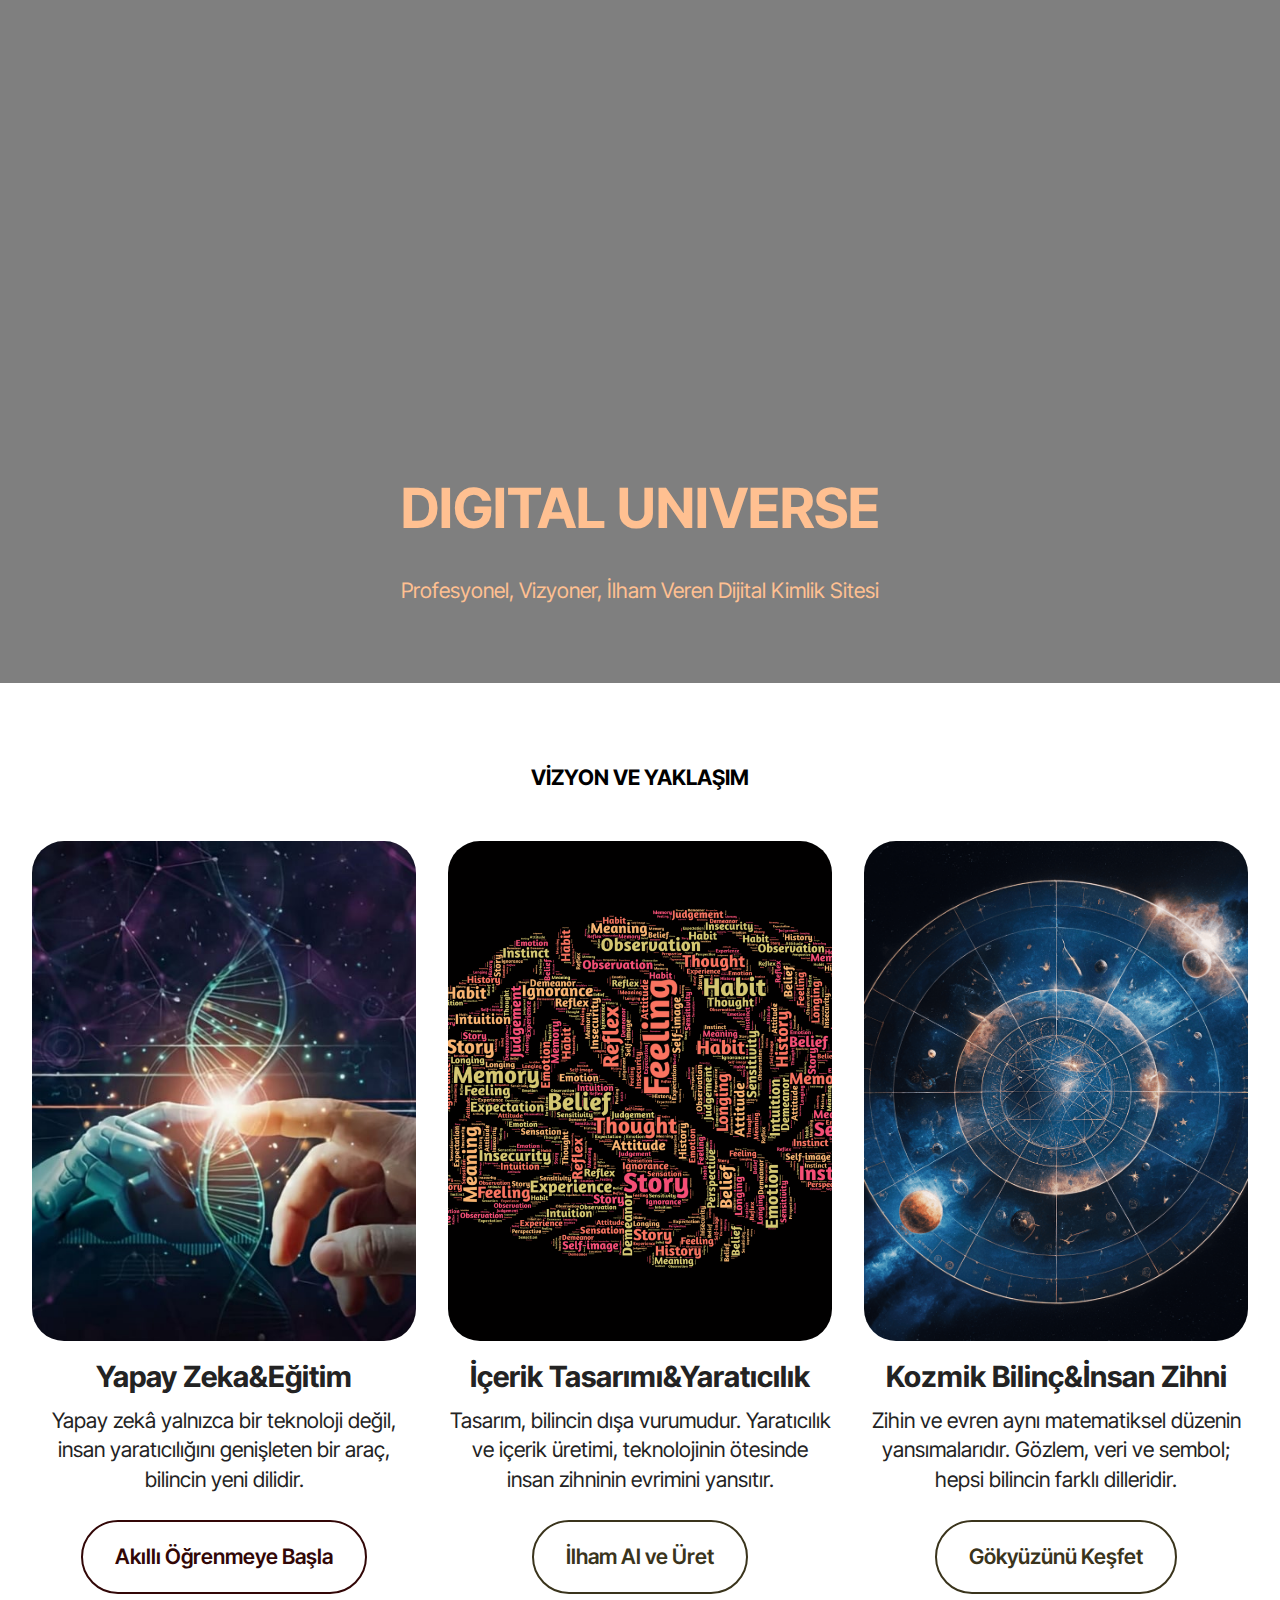
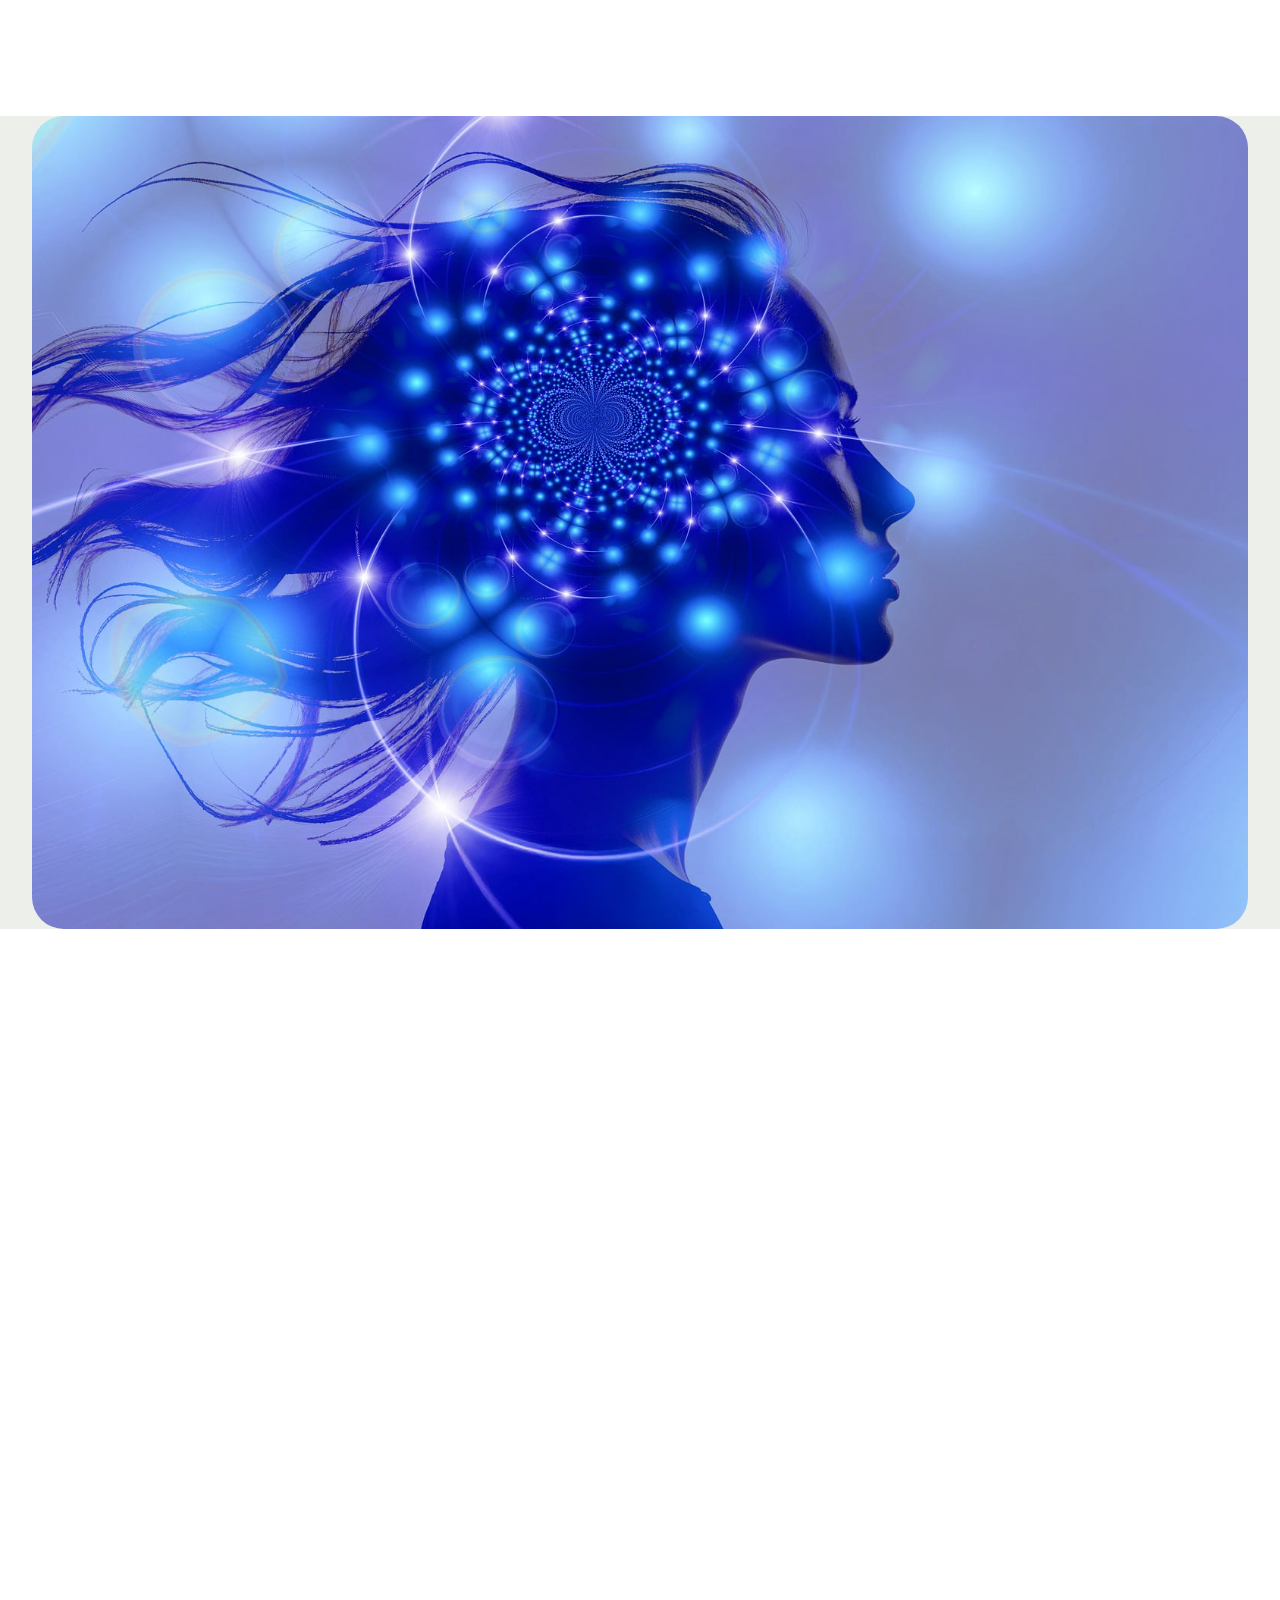
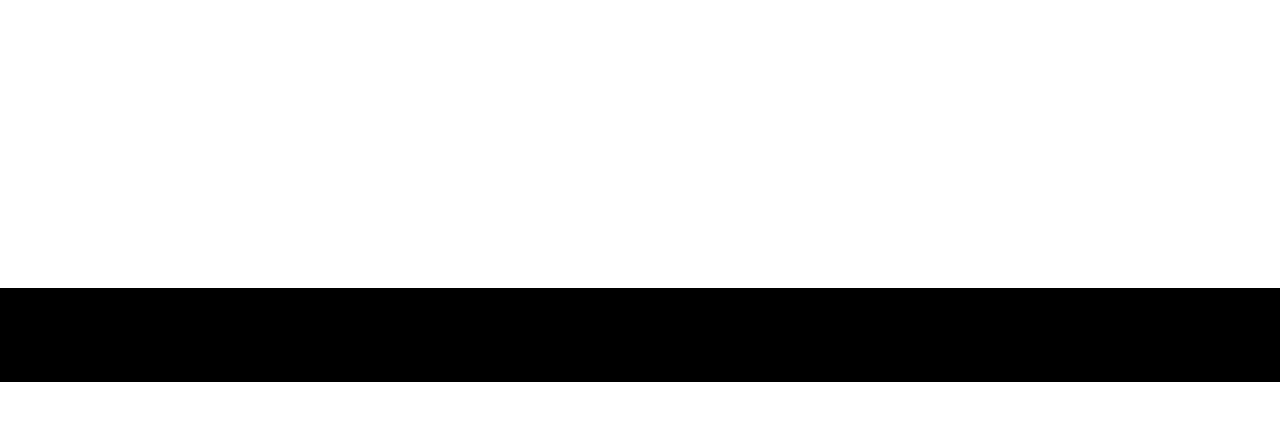
<file: index.html>
<!DOCTYPE html>
<html  >
<head>
  <!-- Site made with Mobirise Website Builder v6.1.4, https://mobirise.com -->
  <meta charset="UTF-8">
  <meta http-equiv="X-UA-Compatible" content="IE=edge">
  <meta name="generator" content="Mobirise v6.1.4, mobirise.com">
  <meta name="viewport" content="width=device-width, initial-scale=1, minimum-scale=1">
  <link rel="shortcut icon" href="assets/images/logo5.png" type="image/x-icon">
  <meta name="description" content="">
  
  
  
  <link rel="stylesheet" href="assets/bootstrap/css/bootstrap.min.css">
  <link rel="stylesheet" href="assets/animatecss/animate.css">
  <link rel="stylesheet" href="assets/theme/css/style.css">
  <link rel="preload" href="https://fonts.googleapis.com/css?family=Inter+Tight:100,200,300,400,500,600,700,800,900,100i,200i,300i,400i,500i,600i,700i,800i,900i&display=swap" as="style" onload="this.onload=null;this.rel='stylesheet'">
  <noscript><link rel="stylesheet" href="https://fonts.googleapis.com/css?family=Inter+Tight:100,200,300,400,500,600,700,800,900,100i,200i,300i,400i,500i,600i,700i,800i,900i&display=swap"></noscript>
  <link rel="preload" as="style" href="assets/mobirise/css/mbr-additional.css?v=niXHdY"><link rel="stylesheet" href="assets/mobirise/css/mbr-additional.css?v=niXHdY" type="text/css">

  
  
  
</head>
<body>
  
  <section data-bs-version="5.1" class="header18 cid-v0geFNMFNe" data-bg-video="https://www.youtube.com/watch?v=2Gg6Seob5Mg" id="header18-1v">
  

  <div class="mbr-overlay" style="opacity: 0.5; background-color: rgb(0, 0, 0);"></div>
  <div class="container-fluid">
    <div class="row">
      <div class="content-wrap col-12 col-md-12">
        <h1 class="mbr-section-title mbr-fonts-style mbr-white mb-4 display-2">
          <strong><br>DIGITAL UNIVERSE</strong></h1>
        
        <p class="mbr-fonts-style mbr-text mbr-white mb-4 display-7">Profesyonel, Vizyoner, İlham Veren Dijital Kimlik Sitesi<br><br></p>
        
      </div>
    </div>
  </div>
</section>

<section data-bs-version="5.1" class="features03 cid-v0goV1NoDK" id="features03-1x">
	
	
	<div class="container-fluid">
		<div class="row justify-content-center mb-5">
			<div class="col-12 content-head">
				<div class="mbr-section-head">
					<h4 class="mbr-section-title mbr-fonts-style align-center mb-0 display-4"><strong>VİZYON VE YAKLAŞIM</strong></h4>
					
				</div>
			</div>
		</div>
		<div class="row">
			<div class="item features-image col-12 col-md-6 col-lg-4 active">
				<div class="item-wrapper">
					<div class="item-img mb-3">
						<img src="assets/images/mbr-1139x638.jpg" alt="Mobirise Website Builder" title="">
					</div>
					<div class="item-content align-left">
						<h5 class="item-title mbr-fonts-style mt-0 mb-2 display-5"><strong>Yapay Zeka&amp;Eğitim</strong></h5>
						<p class="mbr-text mbr-fonts-style mb-3 display-7">Yapay zekâ yalnızca bir teknoloji değil, insan yaratıcılığını genişleten bir araç, bilincin yeni dilidir.</p>
						<div class="mbr-section-btn item-footer"><a href="page2.html" class="btn item-btn btn-info-outline display-7">Akıllı Öğrenmeye Başla</a></div>
					</div>
				</div>
			</div>
			<div class="item features-image col-12 col-md-6 col-lg-4">
				<div class="item-wrapper">
					<div class="item-img mb-3">
						<img src="assets/images/mbr-1139x879.png" alt="Mobirise Website Builder" title="" data-slide-to="1" data-bs-slide-to="1">
					</div>
					<div class="item-content align-left">
						<h5 class="item-title mbr-fonts-style mb-2 mt-0 display-5"><strong>İçerik Tasarımı&amp;Yaratıcılık</strong></h5>
						<p class="mbr-text mbr-fonts-style mb-3 display-7">Tasarım, bilincin dışa vurumudur. Yaratıcılık ve içerik üretimi, teknolojinin ötesinde insan zihninin evrimini yansıtır.<br>
						</p>
						<div class="mbr-section-btn item-footer"><a href="page3.html" class="btn item-btn btn-success-outline display-7">İlham Al ve Üret</a></div>
					</div>
				</div>
			</div>
			<div class="item features-image col-12 col-md-6 col-lg-4">
				<div class="item-wrapper">
					<div class="item-img mb-3">
						<img src="assets/images/mbr-1-1139x1139.png" alt="Mobirise Website Builder" title="" data-slide-to="2" data-bs-slide-to="2">
					</div>
					<div class="item-content align-left">
						<h5 class="item-title mbr-fonts-style mb-2 mt-0 display-5"><strong>Kozmik Bilinç&amp;İnsan Zihni</strong></h5>
						<p class="mbr-text mbr-fonts-style mb-3 display-7">Zihin ve evren aynı matematiksel düzenin yansımalarıdır. Gözlem, veri ve sembol; hepsi bilincin farklı dilleridir.<br>
						</p>
						<div class="mbr-section-btn item-footer"><a href="page4.html" class="btn item-btn btn-success-outline display-7">Gökyüzünü Keşfet</a></div>
					</div>
				</div>
			</div>
		</div>
	</div>
</section>

<section data-bs-version="5.1" class="image07 cid-v0kuKkbjNz" id="image07-26">
  

  
  
  <div class="container-fluid">
    <div class="row justify-content-center">
      <div class="card col-12 col-lg-12">
        <div class="card-wrapper wrap">
          <div class="card-box align-center">
           
            <p class="mbr-text mbr-fonts-style mt-4 mb-4 display-7">
              Her proje, içsel bir keşfin dijital yansımasıdır</p>
            
          </div>
        </div>
      </div>
    </div>

    
  </div>
</section>

<section data-bs-version="5.1" class="article11 cid-v0hD9itS7f" id="article11-24">
    

    
    
    <div class="container">
        <div class="row justify-content-center">
            <div class="title col-md-12 col-lg-7">
                
                <h4 class="mbr-section-subtitle align-center mbr-fonts-style mt-4 display-5">En yeni içeriklerimizi görmek ve makalelerimizi okumak için tıklayın</h4>
                <div class="mbr-section-btn align-center mt-4"><a class="btn btn-black display-4" href="B.html">BLOG</a></div>
            </div>
        </div>
    </div>
</section>

<section data-bs-version="5.1" class="people05 cid-v0rxYzRNmh" id="people05-2z">
	

	
	
	<div class="container-fluid">
		<div class="row mb-5 justify-content-center">
			<div class="col-12 mb-0 content-head">
				<h3 class="mbr-section-title mbr-fonts-style align-center mb-0 display-7"><strong>KAYNAKLAR</strong></h3>
				
			</div>
		</div>
		<div class="row">
			<div class="item features-without-image col-12 col-md-6 col-lg-4 active">
				<div class="item-wrapper">
					<div class="card-box align-left">
						<p class="card-text mbr-fonts-style display-7">
							I can't express how much I adore the unique clothing pieces from this small creative
							business. Each piece has its own character and charm. I feel like I'm wearing a work of art!
						</p>
						
						<h5 class="card-title mbr-fonts-style display-7"><strong>Acun Medya Akademi</strong></h5>
					</div>
				</div>
			</div>
			<div class="item features-without-image col-12 col-md-6 col-lg-4">
				<div class="item-wrapper">
					<div class="card-box align-left">
						<p class="card-text mbr-fonts-style display-7">
							I've never received so many compliments on my outfits before I started wearing these
							creations. The quality and attention to detail are truly impressive. Thank you for making me
							feel stylish!
						</p>
						
						<h5 class="card-title mbr-fonts-style display-7"><strong>Afgan Rasulov</strong></h5>
					</div>
				</div>
			</div>
			
			
			
			
		</div>
	</div>
</section>

<section data-bs-version="5.1" class="footer4 cid-v0kEcBHXJS" once="footers" id="footer04-27">

    

    

    <div class="container">
        <div class="media-container-row align-center mbr-white">
            <div class="col-12">
                <p class="mbr-text mb-0 mbr-fonts-style display-7">Site Tasarımı ve İçerik © Ada Nar | Digital Universe
                </p>
            </div>
        </div>
    </div>
</section><section class="display-7" style="padding: 0;align-items: center;justify-content: center;flex-wrap: wrap;    align-content: center;display: flex;position: relative;height: 4rem;"><a href="https://mobiri.se/4270419" style="flex: 1 1;height: 4rem;position: absolute;width: 100%;z-index: 1;"><img alt="" style="height: 4rem;" src="[data-uri]"></a><p style="margin: 0;text-align: center;" class="display-7">&#8204;</p><a style="z-index:1" href="https://mobirise.com/builder/no-code-website-builder.html">No Code Website Builder</a></section><script src="assets/bootstrap/js/bootstrap.bundle.min.js"></script>  <script src="assets/smoothscroll/smooth-scroll.js"></script>  <script src="assets/ytplayer/index.js"></script>  <script src="assets/vimeoplayer/player.js"></script>  <script src="assets/theme/js/script.js"></script>  
  
  
 <div id="scrollToTop" class="scrollToTop mbr-arrow-up"><a style="text-align: center;"><i class="mbr-arrow-up-icon mbr-arrow-up-icon-cm cm-icon cm-icon-smallarrow-up"></i></a></div>
    <input name="animation" type="hidden">
  </body>
</html>
</file>
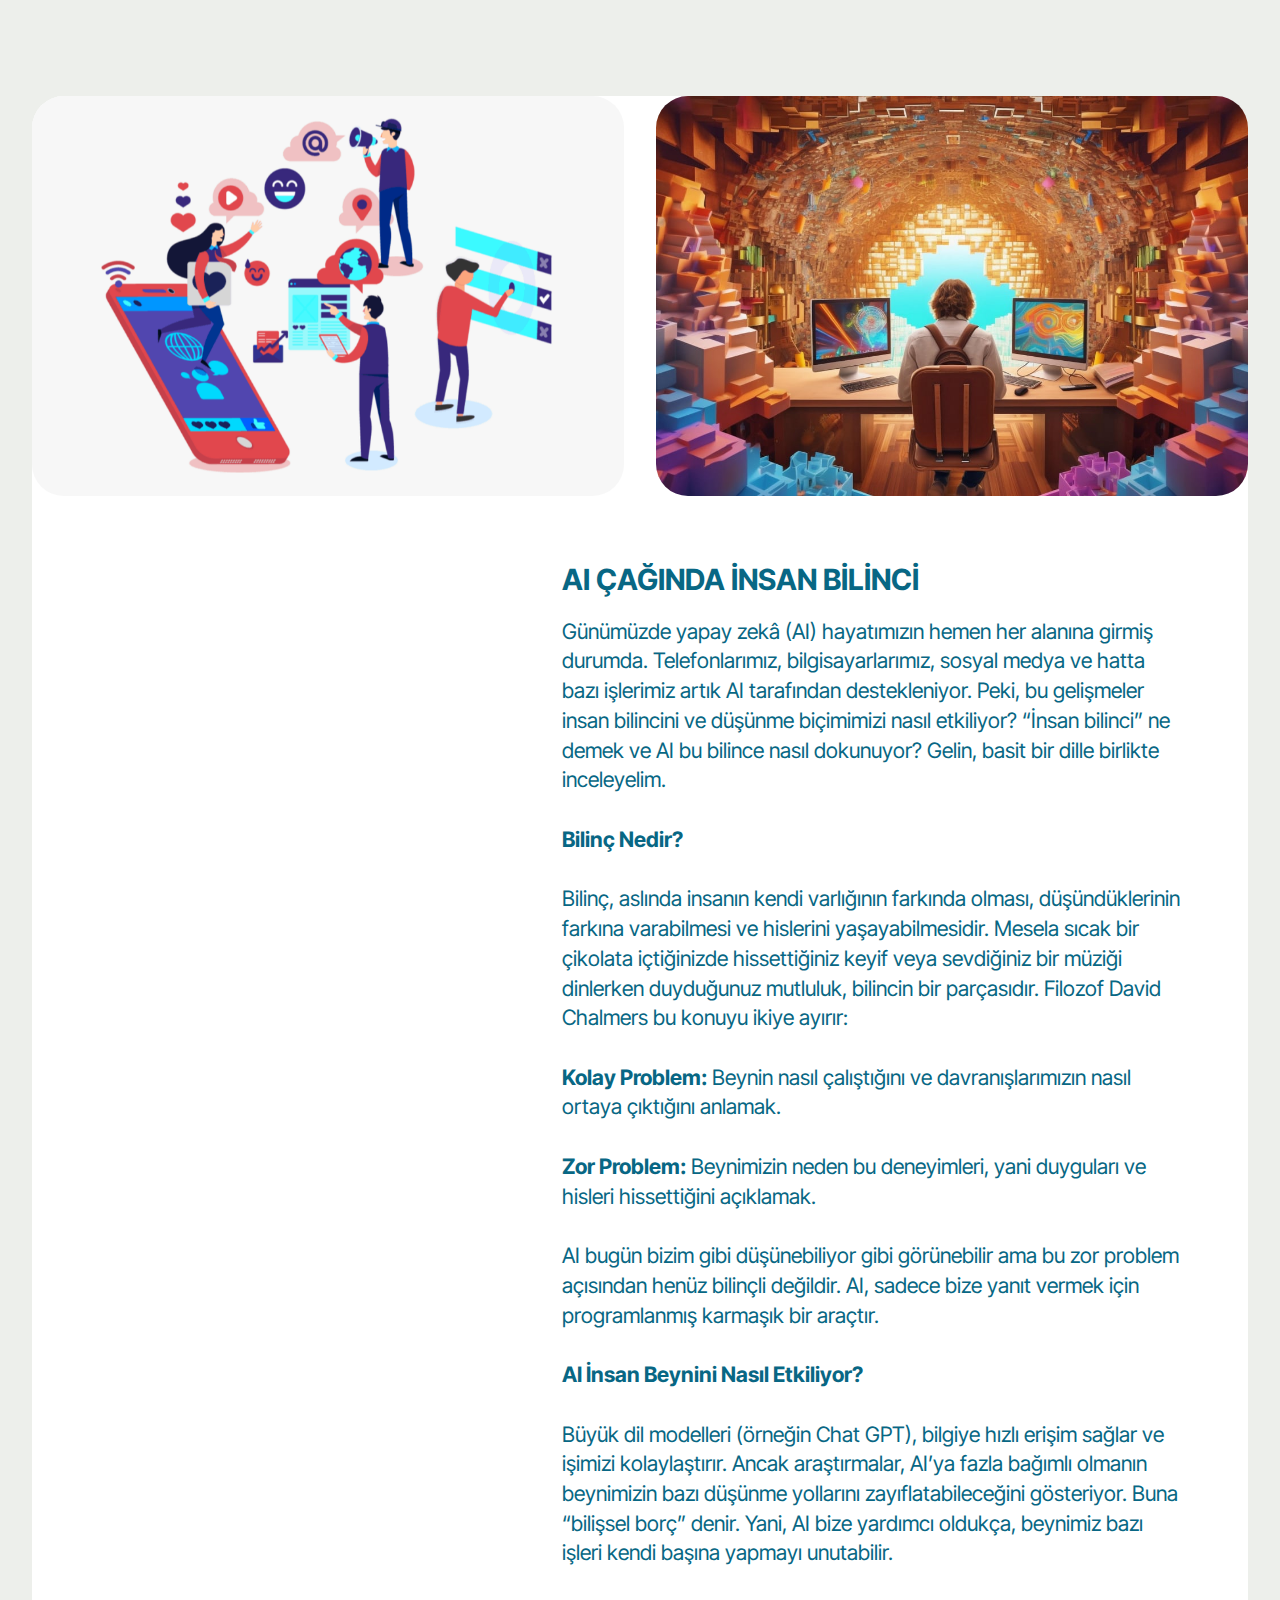
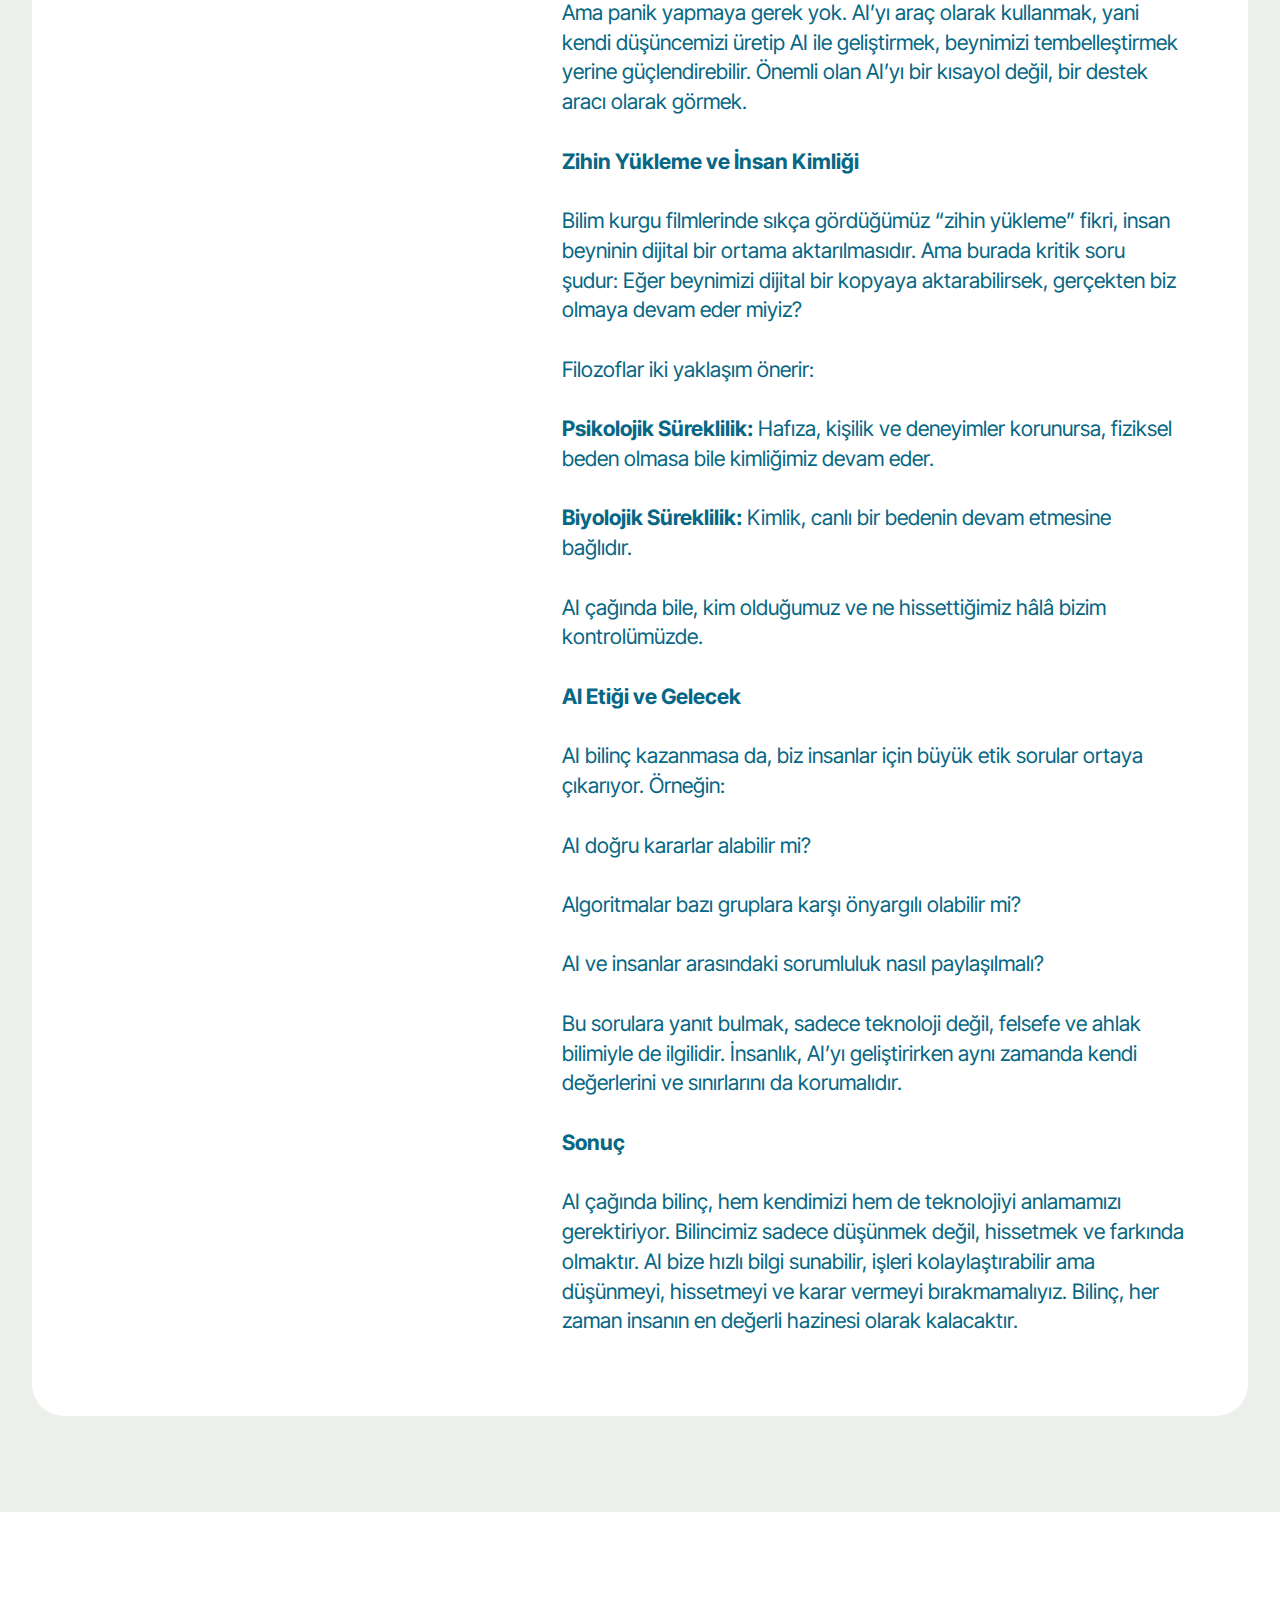
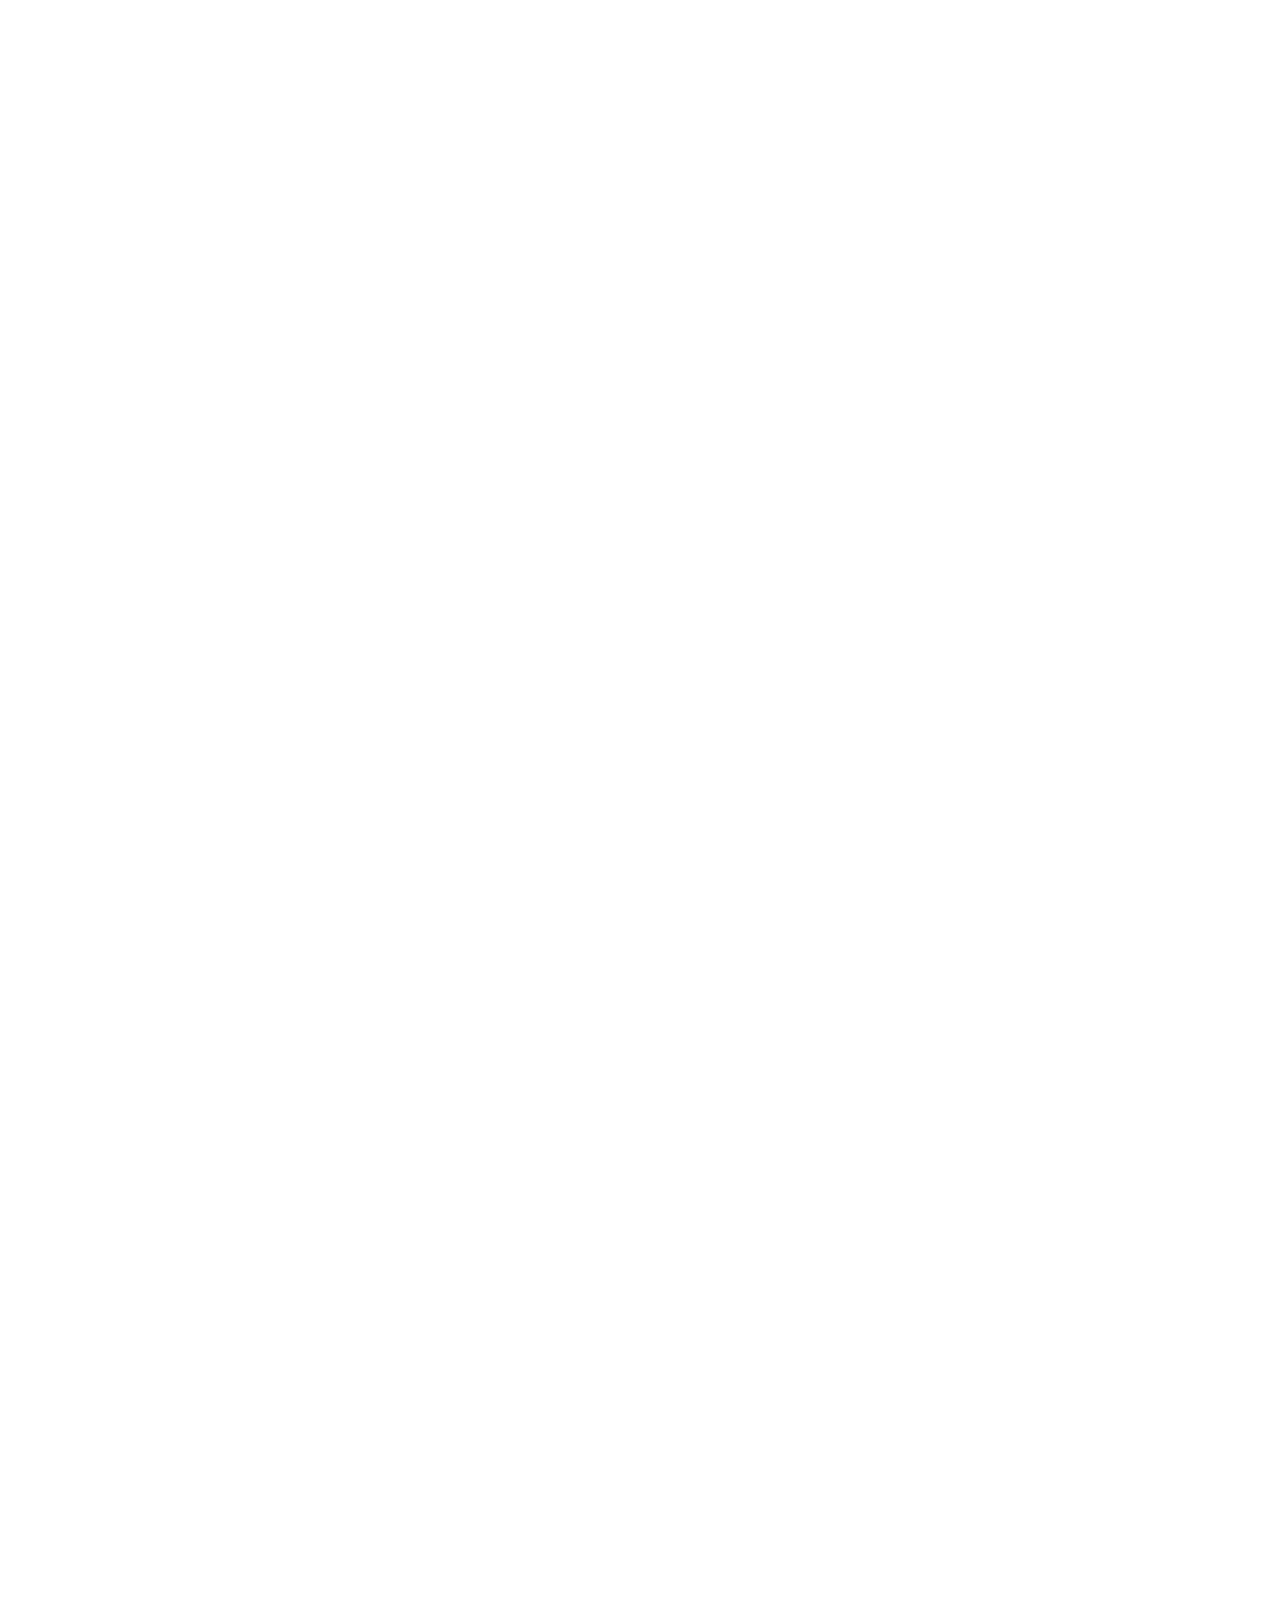
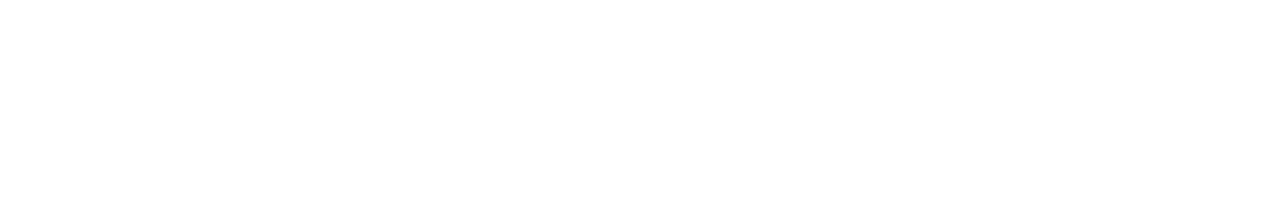
<file: B.html>
<!DOCTYPE html>
<html  >
<head>
  <!-- Site made with Mobirise Website Builder v6.1.4, https://mobirise.com -->
  <meta charset="UTF-8">
  <meta http-equiv="X-UA-Compatible" content="IE=edge">
  <meta name="generator" content="Mobirise v6.1.4, mobirise.com">
  <meta name="viewport" content="width=device-width, initial-scale=1, minimum-scale=1">
  <link rel="shortcut icon" href="assets/images/logo5.png" type="image/x-icon">
  <meta name="description" content="">
  
  
  <title>Page 1</title>
  <link rel="stylesheet" href="assets/bootstrap/css/bootstrap.min.css">
  <link rel="stylesheet" href="assets/animatecss/animate.css">
  <link rel="stylesheet" href="assets/theme/css/style.css">
  <link rel="preload" href="https://fonts.googleapis.com/css?family=Inter+Tight:100,200,300,400,500,600,700,800,900,100i,200i,300i,400i,500i,600i,700i,800i,900i&display=swap" as="style" onload="this.onload=null;this.rel='stylesheet'">
  <noscript><link rel="stylesheet" href="https://fonts.googleapis.com/css?family=Inter+Tight:100,200,300,400,500,600,700,800,900,100i,200i,300i,400i,500i,600i,700i,800i,900i&display=swap"></noscript>
  <link rel="preload" as="style" href="assets/mobirise/css/mbr-additional.css?v=hGviy0"><link rel="stylesheet" href="assets/mobirise/css/mbr-additional.css?v=hGviy0" type="text/css">

  
  
  
</head>
<body>
  
  <section data-bs-version="5.1" class="start article01 cid-v0kZlzSYU2" id="article01-2b">
	

	
	
	<div class="container">
		<div class="row justify-content-center">
			<div class="card col-md-12 col-lg-12">
				<div class="card-wrapper">
					<div class="row">
						<div class="image-wrapper col-12 col-sm-6 justify-content-center">
							<img src="assets/images/mbr-1-1256x837.png" alt="Mobirise Website Builder">
						</div>
						<div class="image-wrapper col-12 col-sm-6 justify-content-center">
							<img src="assets/images/mbr-1256x704.jpg" alt="Mobirise Website Builder">
						</div>
					</div>

					<div class="card-box align-left mb-3 card-content-text">
						<h4 class="card-title mbr-fonts-style mbr-white mb-0 display-5">
							<strong>AI ÇAĞINDA İNSAN BİLİNCİ</strong></h4>
						<p class="mbr-text mbr-fonts-style mt-3 mb-0 display-7">Günümüzde yapay zekâ (AI) hayatımızın hemen her alanına girmiş durumda. Telefonlarımız, bilgisayarlarımız, sosyal medya ve hatta bazı işlerimiz artık AI tarafından destekleniyor. Peki, bu gelişmeler insan bilincini ve düşünme biçimimizi nasıl etkiliyor? “İnsan bilinci” ne demek ve AI bu bilince nasıl dokunuyor? Gelin, basit bir dille birlikte inceleyelim.<br><br><strong>Bilinç Nedir?</strong><br><br>Bilinç, aslında insanın kendi varlığının farkında olması, düşündüklerinin farkına varabilmesi ve hislerini yaşayabilmesidir. Mesela sıcak bir çikolata içtiğinizde hissettiğiniz keyif veya sevdiğiniz bir müziği dinlerken duyduğunuz mutluluk, bilincin bir parçasıdır. Filozof David Chalmers bu konuyu ikiye ayırır:<br><br><strong>Kolay Problem:</strong> Beynin nasıl çalıştığını ve davranışlarımızın nasıl ortaya çıktığını anlamak.<br><br><strong>Zor Problem:</strong> Beynimizin neden bu deneyimleri, yani duyguları ve hisleri hissettiğini açıklamak.<br><br>AI bugün bizim gibi düşünebiliyor gibi görünebilir ama bu zor problem açısından henüz bilinçli değildir. AI, sadece bize yanıt vermek için programlanmış karmaşık bir araçtır.<br><br><strong>AI İnsan Beynini Nasıl Etkiliyor?</strong><br><br>Büyük dil modelleri (örneğin Chat GPT), bilgiye hızlı erişim sağlar ve işimizi kolaylaştırır. Ancak araştırmalar, AI’ya fazla bağımlı olmanın beynimizin bazı düşünme yollarını zayıflatabileceğini gösteriyor. Buna “bilişsel borç” denir. Yani, AI bize yardımcı oldukça, beynimiz bazı işleri kendi başına yapmayı unutabilir.<br><br>Ama panik yapmaya gerek yok. AI’yı araç olarak kullanmak, yani kendi düşüncemizi üretip AI ile geliştirmek, beynimizi tembelleştirmek yerine güçlendirebilir. Önemli olan AI’yı bir kısayol değil, bir destek aracı olarak görmek.<br><br><strong>Zihin Yükleme ve İnsan Kimliği</strong><br><br>Bilim kurgu filmlerinde sıkça gördüğümüz “zihin yükleme” fikri, insan beyninin dijital bir ortama aktarılmasıdır. Ama burada kritik soru şudur: Eğer beynimizi dijital bir kopyaya aktarabilirsek, gerçekten biz olmaya devam eder miyiz?<br><br>Filozoflar iki yaklaşım önerir:<br><br><strong>Psikolojik Süreklilik:</strong> Hafıza, kişilik ve deneyimler korunursa, fiziksel beden olmasa bile kimliğimiz devam eder.<br><br><strong>Biyolojik Süreklilik:</strong> Kimlik, canlı bir bedenin devam etmesine bağlıdır.<br><br>AI çağında bile, kim olduğumuz ve ne hissettiğimiz hâlâ bizim kontrolümüzde.<br><br><strong>AI Etiği ve Gelecek</strong><br><br>AI bilinç kazanmasa da, biz insanlar için büyük etik sorular ortaya çıkarıyor. Örneğin:<br><br>AI doğru kararlar alabilir mi?<br><br>Algoritmalar bazı gruplara karşı önyargılı olabilir mi?<br><br>AI ve insanlar arasındaki sorumluluk nasıl paylaşılmalı?<br><br>Bu sorulara yanıt bulmak, sadece teknoloji değil, felsefe ve ahlak bilimiyle de ilgilidir. İnsanlık, AI’yı geliştirirken aynı zamanda kendi değerlerini ve sınırlarını da korumalıdır.<br><br><strong>Sonuç</strong><br><br>AI çağında bilinç, hem kendimizi hem de teknolojiyi anlamamızı gerektiriyor. Bilincimiz sadece düşünmek değil, hissetmek ve farkında olmaktır. AI bize hızlı bilgi sunabilir, işleri kolaylaştırabilir ama düşünmeyi, hissetmeyi ve karar vermeyi bırakmamalıyız. Bilinç, her zaman insanın en değerli hazinesi olarak kalacaktır.</p>
						
					</div>
				</div>
			</div>
		</div>
	</div>
</section>

<section data-bs-version="5.1" class="article12 cid-v0lVCYHHcE" id="article12-2d">    
    
    <div class="container">
        <div class="row justify-content-center">
            <div class="col-md-12 col-lg-12">
                <h3 class="mbr-section-title mbr-fonts-style mb-4 mt-0 display-2"><strong>Geleceğin Meslekleri: Türkiye Perspektifinde 2025 ve Ötesi</strong></h3>
                
                <p class="mbr-text mbr-fonts-style display-7"><strong>Teknoloji Odaklı Roller</strong><br><br>YZ ve veri teknolojileri, küresel ve Türkiye iş piyasasında en hızlı büyüyen alanlar arasında yer alıyor.<br><br><strong>YZ ve Makine Öğrenimi Uzmanları</strong>: Türkiye’de bankacılık ve üretim sektörlerinde algoritma ve otomasyon çözümleri geliştirecek uzmanlara ihtiyaç artıyor.<br><br><strong>Veri Analistleri ve Büyük Veri Uzmanları:</strong> Şirketlerin karar alma süreçlerinde veriye dayalı strateji oluşturması için kritik.<br><br><strong>Siber Güvenlik Uzmanları: </strong>Dijitalleşmenin hız kazanmasıyla Türkiye’de finans, e-ticaret ve kamu sektöründe yüksek talep görüyor.<br><br><strong>FinTech ve Blockchain Uzmanları:</strong> Türkiye’nin finansal teknolojiler ve dijital varlık alanında büyüyen ekosistemi için önemli.<br><br><br><strong>Yeşil ve Sürdürülebilirlik Odaklı Roller</strong><br><br>Türkiye’nin enerji ve çevre politikaları, yeşil dönüşümü hızlandırıyor.<br><br>Yenilenebilir Enerji Mühendisleri ve Sıfır Atık Danışmanları<br><br>ESG Uzmanları ve Döngüsel Ekonomi Danışmanları<br>Bu alanlar, hem devlet hem de özel sektör yatırımlarının artmasıyla öne çıkıyor.<br><br><strong>İnsani ve Yeni Teknoloji Etkileşimli Roller</strong><br><br>Teknolojinin hızla ilerlemesi, insan dokunuşunu gerektiren işleri değerli kılıyor:<br><br>YZ Etik Danışmanları: Şirketlerin yapay zekâyı etik ve şeffaf kullanmasını sağlıyor.<br><br>Hibrit Çalışma ve İnsan Kaynakları Uzmanları: Türkiye’de ofis ve uzaktan çalışma kültürünü dengeleyen yöneticilere ihtiyaç var.<br><br>Metaverse ve Dijital Varlık Tasarımcıları: Türkiye’de dijital içerik ve oyun sektöründe yeni fırsatlar yaratıyor.<br><br>Sağlık ve Sosyal Hizmet Profesyonelleri: Hemşirelik, danışmanlık ve bakım hizmetlerinde insani uzmanlık hâlâ vazgeçilmez.<br><br><strong>Geleceğin Kritik Yetkinlikleri</strong><br><br>Davranışsal Beceriler: Analitik düşünme, esneklik, yaratıcılık, iletişim ve sürekli öğrenme.<br><br>Teknik Beceriler: Prompt mühendisliği, makine öğrenmesi, no-code/low-code platform kullanımı, YZ ve büyük veri yönetimi.<br><br><strong>YZ’nın Türkiye’de İşgücüne Etkisi</strong><br><br>YZ, tekrarlayan işleri otomatikleştirirken, yaratıcı ve insana dayalı rolleri güvenceye alıyor. Türkiye’de büro asistanları ve veri girişi elemanları risk altındayken, YZ sistemlerini yöneten mühendisler, etik danışmanlar ve sürdürülebilirlik uzmanları için talep artıyor. PwC Türkiye verilerine göre, YZ entegrasyonu verimliliği yükseltirken, yeni iş alanları ve beceri geçişlerine olan ihtiyaç da artıyor.<br><br><strong>Sonuç</strong><br><br>2025 sonrası iş dünyasında başarı, ne bildiğinizden çok, nasıl öğrendiğiniz, nasıl adapte olduğunuz ve hangi becerileri geliştirdiğinizle belirlenecek. Türkiye, teknolojik altyapısı ve genç nüfusuyla bu dönüşümde hem üretici hem de stratejik bir konumda bulunuyor. Gelecek, sadece teknolojik değil; insan zekâsı, yaratıcılık ve etik değerlerle şekillenecek.</p>
            </div>
        </div>
    </div>
</section><section class="display-7" style="padding: 0;align-items: center;justify-content: center;flex-wrap: wrap;    align-content: center;display: flex;position: relative;height: 4rem;"><a href="https://mobiri.se/4270419" style="flex: 1 1;height: 4rem;position: absolute;width: 100%;z-index: 1;"><img alt="" style="height: 4rem;" src="[data-uri]"></a><p style="margin: 0;text-align: center;" class="display-7">&#8204;</p><a style="z-index:1" href="https://mobirise.com/builder/ai-website-creator.html">AI Website Creator</a></section><script src="assets/bootstrap/js/bootstrap.bundle.min.js"></script>  <script src="assets/smoothscroll/smooth-scroll.js"></script>  <script src="assets/ytplayer/index.js"></script>  <script src="assets/theme/js/script.js"></script>  
  
  
 <div id="scrollToTop" class="scrollToTop mbr-arrow-up"><a style="text-align: center;"><i class="mbr-arrow-up-icon mbr-arrow-up-icon-cm cm-icon cm-icon-smallarrow-up"></i></a></div>
    <input name="animation" type="hidden">
  </body>
</html>
</file>
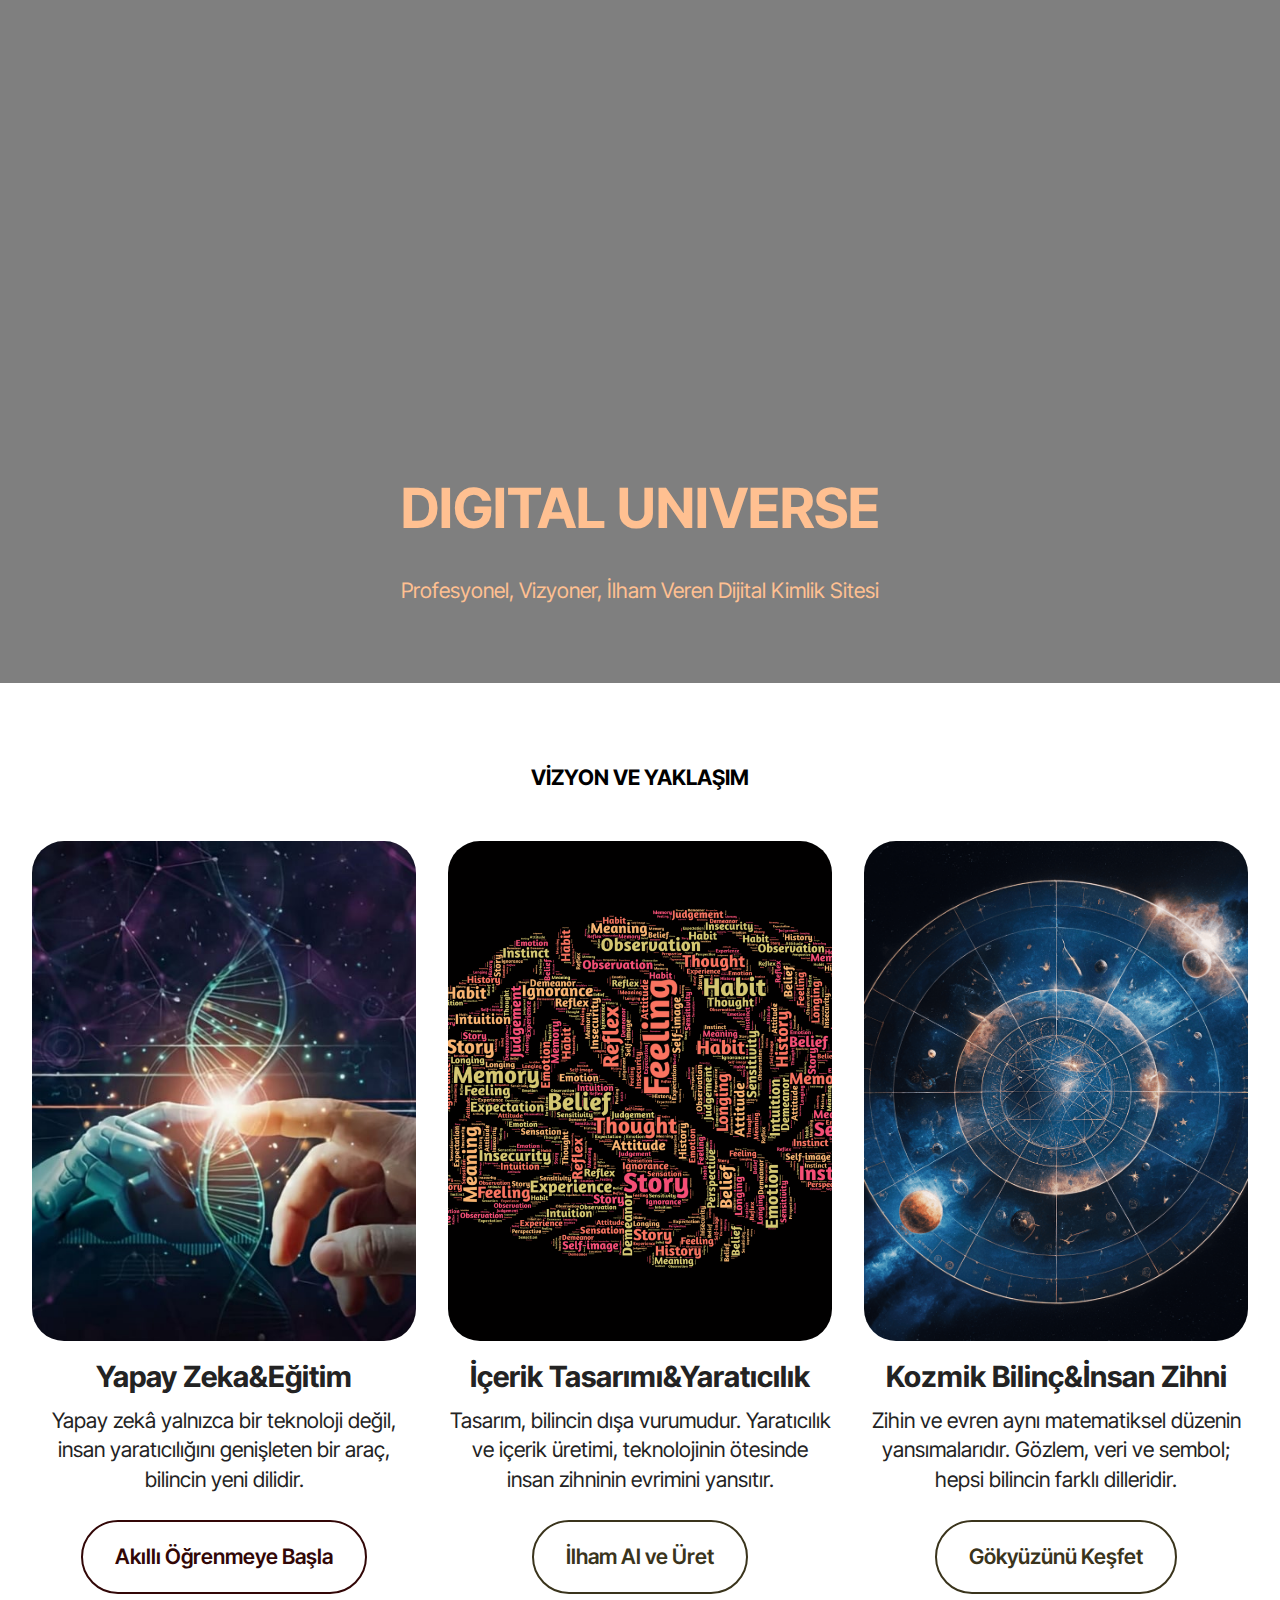
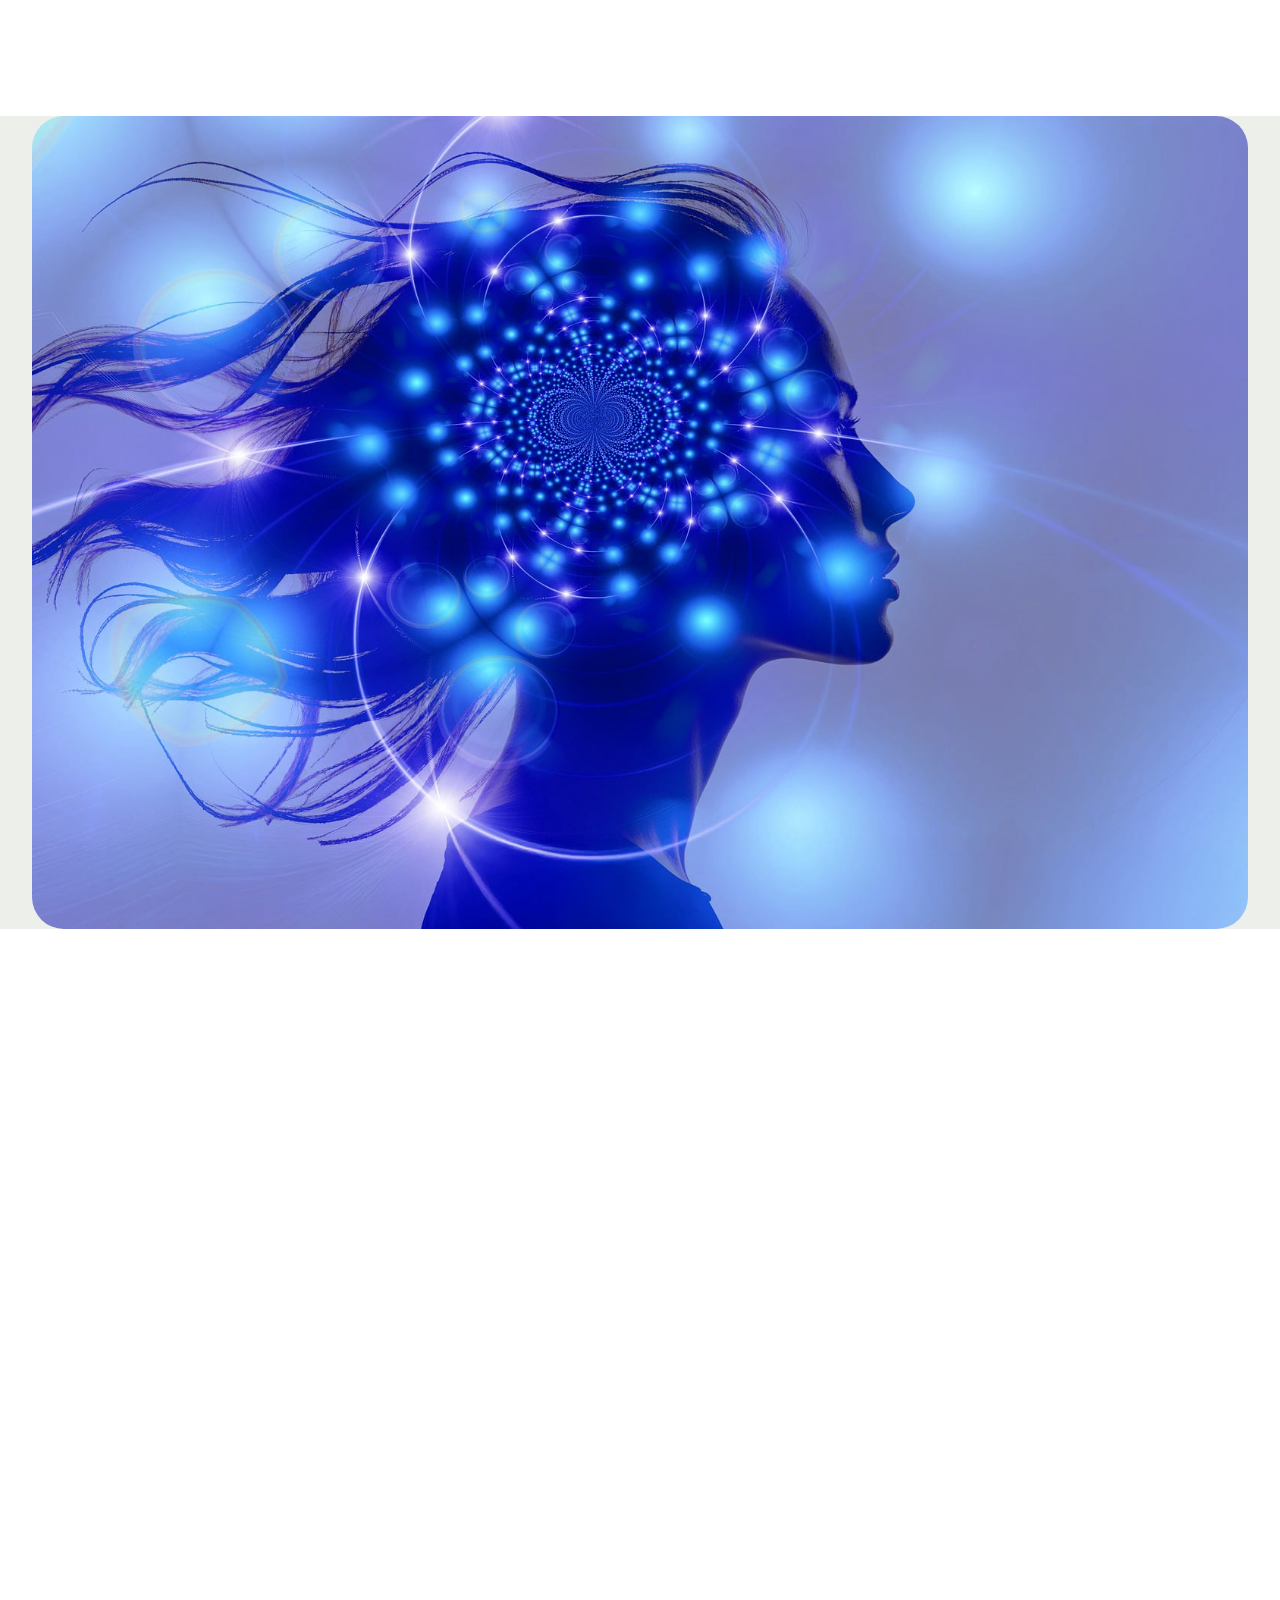
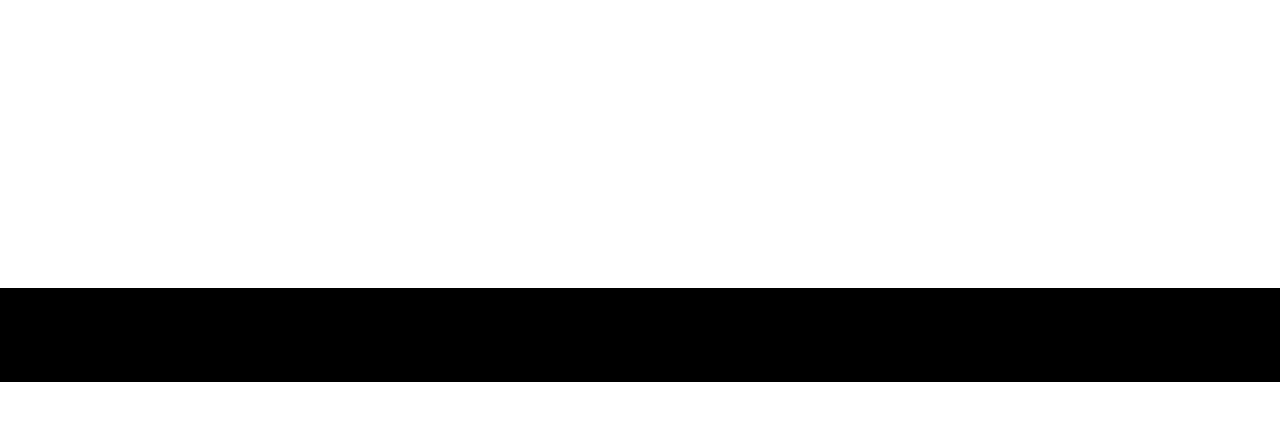
<file: html.html>
<!DOCTYPE html>
<html  >
<head>
  <!-- Site made with Mobirise Website Builder v6.1.4, https://mobirise.com -->
  <meta charset="UTF-8">
  <meta http-equiv="X-UA-Compatible" content="IE=edge">
  <meta name="generator" content="Mobirise v6.1.4, mobirise.com">
  <meta name="viewport" content="width=device-width, initial-scale=1, minimum-scale=1">
  <link rel="shortcut icon" href="assets/images/logo5.png" type="image/x-icon">
  <meta name="description" content="">
  
  
  
  <link rel="stylesheet" href="assets/bootstrap/css/bootstrap.min.css">
  <link rel="stylesheet" href="assets/animatecss/animate.css">
  <link rel="stylesheet" href="assets/theme/css/style.css">
  <link rel="preload" href="https://fonts.googleapis.com/css?family=Inter+Tight:100,200,300,400,500,600,700,800,900,100i,200i,300i,400i,500i,600i,700i,800i,900i&display=swap" as="style" onload="this.onload=null;this.rel='stylesheet'">
  <noscript><link rel="stylesheet" href="https://fonts.googleapis.com/css?family=Inter+Tight:100,200,300,400,500,600,700,800,900,100i,200i,300i,400i,500i,600i,700i,800i,900i&display=swap"></noscript>
  <link rel="preload" as="style" href="assets/mobirise/css/mbr-additional.css?v=niXHdY"><link rel="stylesheet" href="assets/mobirise/css/mbr-additional.css?v=niXHdY" type="text/css">

  
  
  
</head>
<body>
  
  <section data-bs-version="5.1" class="header18 cid-v0geFNMFNe" data-bg-video="https://www.youtube.com/watch?v=2Gg6Seob5Mg" id="header18-1v">
  

  <div class="mbr-overlay" style="opacity: 0.5; background-color: rgb(0, 0, 0);"></div>
  <div class="container-fluid">
    <div class="row">
      <div class="content-wrap col-12 col-md-12">
        <h1 class="mbr-section-title mbr-fonts-style mbr-white mb-4 display-2">
          <strong><br>DIGITAL UNIVERSE</strong></h1>
        
        <p class="mbr-fonts-style mbr-text mbr-white mb-4 display-7">Profesyonel, Vizyoner, İlham Veren Dijital Kimlik Sitesi<br><br></p>
        
      </div>
    </div>
  </div>
</section>

<section data-bs-version="5.1" class="features03 cid-v0goV1NoDK" id="features03-1x">
	
	
	<div class="container-fluid">
		<div class="row justify-content-center mb-5">
			<div class="col-12 content-head">
				<div class="mbr-section-head">
					<h4 class="mbr-section-title mbr-fonts-style align-center mb-0 display-4"><strong>VİZYON VE YAKLAŞIM</strong></h4>
					
				</div>
			</div>
		</div>
		<div class="row">
			<div class="item features-image col-12 col-md-6 col-lg-4 active">
				<div class="item-wrapper">
					<div class="item-img mb-3">
						<img src="assets/images/mbr-1139x638.jpg" alt="Mobirise Website Builder" title="">
					</div>
					<div class="item-content align-left">
						<h5 class="item-title mbr-fonts-style mt-0 mb-2 display-5"><strong>Yapay Zeka&amp;Eğitim</strong></h5>
						<p class="mbr-text mbr-fonts-style mb-3 display-7">Yapay zekâ yalnızca bir teknoloji değil, insan yaratıcılığını genişleten bir araç, bilincin yeni dilidir.</p>
						<div class="mbr-section-btn item-footer"><a href="page2.html" class="btn item-btn btn-info-outline display-7">Akıllı Öğrenmeye Başla</a></div>
					</div>
				</div>
			</div>
			<div class="item features-image col-12 col-md-6 col-lg-4">
				<div class="item-wrapper">
					<div class="item-img mb-3">
						<img src="assets/images/mbr-1139x879.png" alt="Mobirise Website Builder" title="" data-slide-to="1" data-bs-slide-to="1">
					</div>
					<div class="item-content align-left">
						<h5 class="item-title mbr-fonts-style mb-2 mt-0 display-5"><strong>İçerik Tasarımı&amp;Yaratıcılık</strong></h5>
						<p class="mbr-text mbr-fonts-style mb-3 display-7">Tasarım, bilincin dışa vurumudur. Yaratıcılık ve içerik üretimi, teknolojinin ötesinde insan zihninin evrimini yansıtır.<br>
						</p>
						<div class="mbr-section-btn item-footer"><a href="page3.html" class="btn item-btn btn-success-outline display-7">İlham Al ve Üret</a></div>
					</div>
				</div>
			</div>
			<div class="item features-image col-12 col-md-6 col-lg-4">
				<div class="item-wrapper">
					<div class="item-img mb-3">
						<img src="assets/images/mbr-1-1139x1139.png" alt="Mobirise Website Builder" title="" data-slide-to="2" data-bs-slide-to="2">
					</div>
					<div class="item-content align-left">
						<h5 class="item-title mbr-fonts-style mb-2 mt-0 display-5"><strong>Kozmik Bilinç&amp;İnsan Zihni</strong></h5>
						<p class="mbr-text mbr-fonts-style mb-3 display-7">Zihin ve evren aynı matematiksel düzenin yansımalarıdır. Gözlem, veri ve sembol; hepsi bilincin farklı dilleridir.<br>
						</p>
						<div class="mbr-section-btn item-footer"><a href="page4.html" class="btn item-btn btn-success-outline display-7">Gökyüzünü Keşfet</a></div>
					</div>
				</div>
			</div>
		</div>
	</div>
</section>

<section data-bs-version="5.1" class="image07 cid-v0kuKkbjNz" id="image07-26">
  

  
  
  <div class="container-fluid">
    <div class="row justify-content-center">
      <div class="card col-12 col-lg-12">
        <div class="card-wrapper wrap">
          <div class="card-box align-center">
           
            <p class="mbr-text mbr-fonts-style mt-4 mb-4 display-7">
              Her proje, içsel bir keşfin dijital yansımasıdır</p>
            
          </div>
        </div>
      </div>
    </div>

    
  </div>
</section>

<section data-bs-version="5.1" class="article11 cid-v0hD9itS7f" id="article11-24">
    

    
    
    <div class="container">
        <div class="row justify-content-center">
            <div class="title col-md-12 col-lg-7">
                
                <h4 class="mbr-section-subtitle align-center mbr-fonts-style mt-4 display-5">En yeni içeriklerimizi görmek ve makalelerimizi okumak için tıklayın</h4>
                <div class="mbr-section-btn align-center mt-4"><a class="btn btn-black display-4" href="B.html">BLOG</a></div>
            </div>
        </div>
    </div>
</section>

<section data-bs-version="5.1" class="people05 cid-v0rxYzRNmh" id="people05-2z">
	

	
	
	<div class="container-fluid">
		<div class="row mb-5 justify-content-center">
			<div class="col-12 mb-0 content-head">
				<h3 class="mbr-section-title mbr-fonts-style align-center mb-0 display-7"><strong>KAYNAKLAR</strong></h3>
				
			</div>
		</div>
		<div class="row">
			<div class="item features-without-image col-12 col-md-6 col-lg-4 active">
				<div class="item-wrapper">
					<div class="card-box align-left">
						<p class="card-text mbr-fonts-style display-7">
							I can't express how much I adore the unique clothing pieces from this small creative
							business. Each piece has its own character and charm. I feel like I'm wearing a work of art!
						</p>
						
						<h5 class="card-title mbr-fonts-style display-7"><strong>Acun Medya Akademi</strong></h5>
					</div>
				</div>
			</div>
			<div class="item features-without-image col-12 col-md-6 col-lg-4">
				<div class="item-wrapper">
					<div class="card-box align-left">
						<p class="card-text mbr-fonts-style display-7">
							I've never received so many compliments on my outfits before I started wearing these
							creations. The quality and attention to detail are truly impressive. Thank you for making me
							feel stylish!
						</p>
						
						<h5 class="card-title mbr-fonts-style display-7"><strong>Afgan Rasulov</strong></h5>
					</div>
				</div>
			</div>
			
			
			
			
		</div>
	</div>
</section>

<section data-bs-version="5.1" class="footer4 cid-v0kEcBHXJS" once="footers" id="footer04-27">

    

    

    <div class="container">
        <div class="media-container-row align-center mbr-white">
            <div class="col-12">
                <p class="mbr-text mb-0 mbr-fonts-style display-7">Site Tasarımı ve İçerik © Ada Nar | Digital Universe
                </p>
            </div>
        </div>
    </div>
</section><section class="display-7" style="padding: 0;align-items: center;justify-content: center;flex-wrap: wrap;    align-content: center;display: flex;position: relative;height: 4rem;"><a href="https://mobiri.se/4270419" style="flex: 1 1;height: 4rem;position: absolute;width: 100%;z-index: 1;"><img alt="" style="height: 4rem;" src="[data-uri]"></a><p style="margin: 0;text-align: center;" class="display-7">&#8204;</p><a style="z-index:1" href="https://mobirise.com/builder/no-code-website-builder.html">No Code Website Builder</a></section><script src="assets/bootstrap/js/bootstrap.bundle.min.js"></script>  <script src="assets/smoothscroll/smooth-scroll.js"></script>  <script src="assets/ytplayer/index.js"></script>  <script src="assets/vimeoplayer/player.js"></script>  <script src="assets/theme/js/script.js"></script>  
  
  
 <div id="scrollToTop" class="scrollToTop mbr-arrow-up"><a style="text-align: center;"><i class="mbr-arrow-up-icon mbr-arrow-up-icon-cm cm-icon cm-icon-smallarrow-up"></i></a></div>
    <input name="animation" type="hidden">
  </body>
</html>
</file>
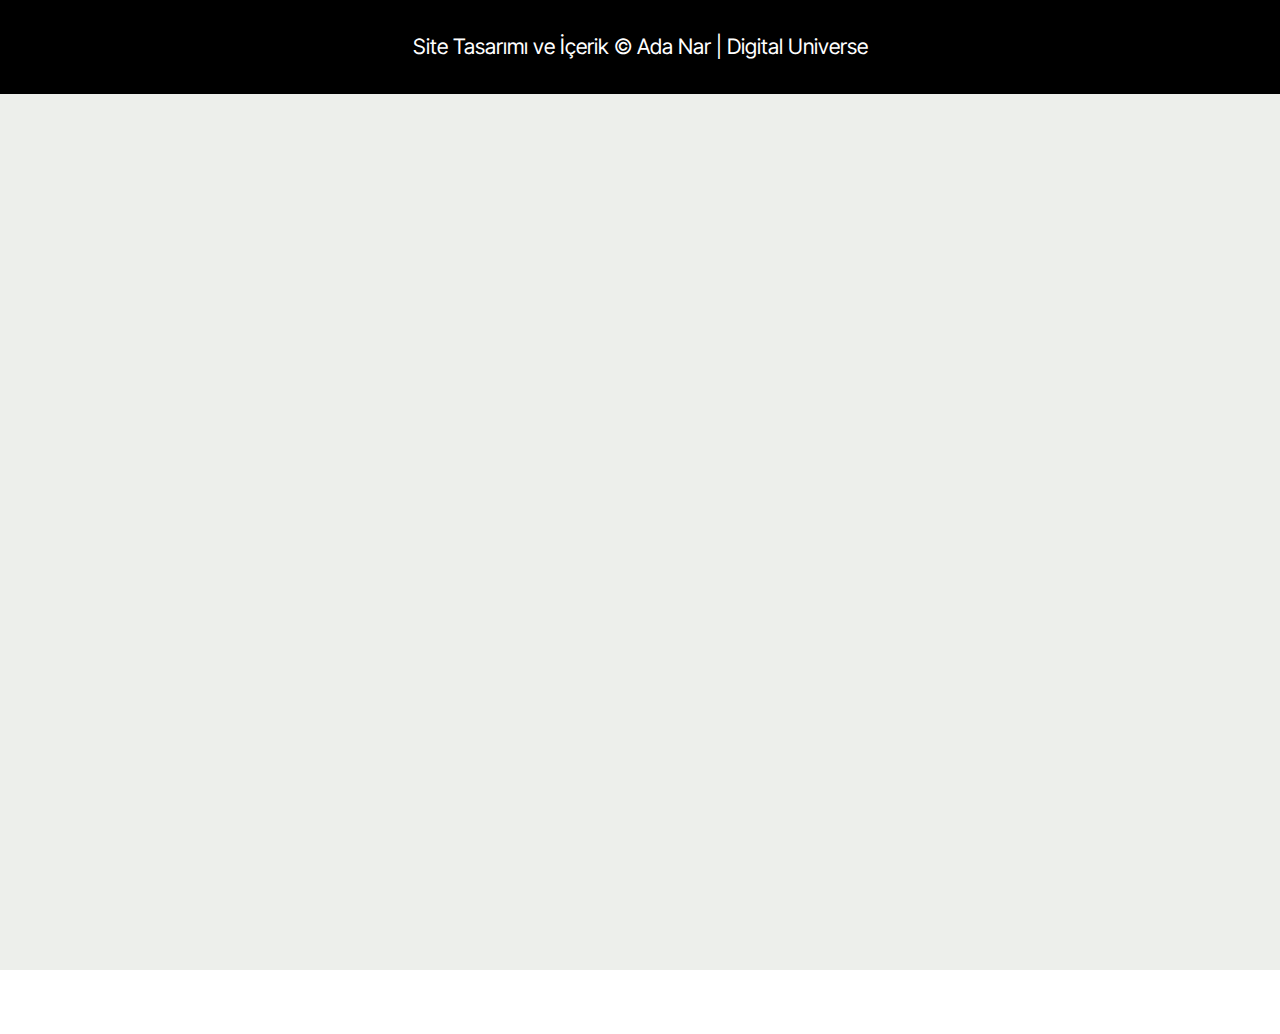
<file: page2.html>
<!DOCTYPE html>
<html  >
<head>
  <!-- Site made with Mobirise Website Builder v6.1.4, https://mobirise.com -->
  <meta charset="UTF-8">
  <meta http-equiv="X-UA-Compatible" content="IE=edge">
  <meta name="generator" content="Mobirise v6.1.4, mobirise.com">
  <meta name="viewport" content="width=device-width, initial-scale=1, minimum-scale=1">
  <link rel="shortcut icon" href="assets/images/logo5.png" type="image/x-icon">
  <meta name="description" content="">
  
  
  <title>Page 2</title>
  <link rel="stylesheet" href="assets/bootstrap/css/bootstrap.min.css">
  <link rel="stylesheet" href="assets/animatecss/animate.css">
  <link rel="stylesheet" href="assets/theme/css/style.css">
  <link rel="preload" href="https://fonts.googleapis.com/css?family=Inter+Tight:100,200,300,400,500,600,700,800,900,100i,200i,300i,400i,500i,600i,700i,800i,900i&display=swap" as="style" onload="this.onload=null;this.rel='stylesheet'">
  <noscript><link rel="stylesheet" href="https://fonts.googleapis.com/css?family=Inter+Tight:100,200,300,400,500,600,700,800,900,100i,200i,300i,400i,500i,600i,700i,800i,900i&display=swap"></noscript>
  <link rel="preload" as="style" href="assets/mobirise/css/mbr-additional.css?v=oss7yX"><link rel="stylesheet" href="assets/mobirise/css/mbr-additional.css?v=oss7yX" type="text/css">

  
  
  
</head>
<body>
  
  <section data-bs-version="5.1" class="footer4 cid-v0kEcBHXJS" once="footers" id="footer04-2e">

    

    

    <div class="container">
        <div class="media-container-row align-center mbr-white">
            <div class="col-12">
                <p class="mbr-text mb-0 mbr-fonts-style display-7">Site Tasarımı ve İçerik © Ada Nar | Digital Universe
                </p>
            </div>
        </div>
    </div>
</section>

<section data-bs-version="5.1" class="video02 cid-v0qjMa9VXQ" id="video02-2j">
  

  
  

  <div class="container">
    <div class="row justify-content-center">
      <div class="mbr-figure col-12 mb-5 col-md-12"><iframe class="mbr-embedded-video" src="https://www.youtube.com/embed/e_osRVRhE_s?rel=0&amp;amp;mute=1&amp;showinfo=0&amp;autoplay=1&amp;loop=1&amp;playlist=e_osRVRhE_s" width="1280" height="720" frameborder="0" allowfullscreen></iframe></div>
    </div>
    <div class="row justify-content-center">
      <div class="col-12 content-text">
        
        
      </div>
    </div>
  </div>
</section><section class="display-7" style="padding: 0;align-items: center;justify-content: center;flex-wrap: wrap;    align-content: center;display: flex;position: relative;height: 4rem;"><a href="https://mobiri.se/4270419" style="flex: 1 1;height: 4rem;position: absolute;width: 100%;z-index: 1;"><img alt="" style="height: 4rem;" src="[data-uri]"></a><p style="margin: 0;text-align: center;" class="display-7">&#8204;</p><a style="z-index:1" href="https://mobirise.com"> Website Builder Software</a></section><script src="assets/bootstrap/js/bootstrap.bundle.min.js"></script>  <script src="assets/smoothscroll/smooth-scroll.js"></script>  <script src="assets/ytplayer/index.js"></script>  <script src="assets/playervimeo/vimeo_player.js"></script>  <script src="assets/theme/js/script.js"></script>  
  
  
 <div id="scrollToTop" class="scrollToTop mbr-arrow-up"><a style="text-align: center;"><i class="mbr-arrow-up-icon mbr-arrow-up-icon-cm cm-icon cm-icon-smallarrow-up"></i></a></div>
    <input name="animation" type="hidden">
  </body>
</html>
</file>
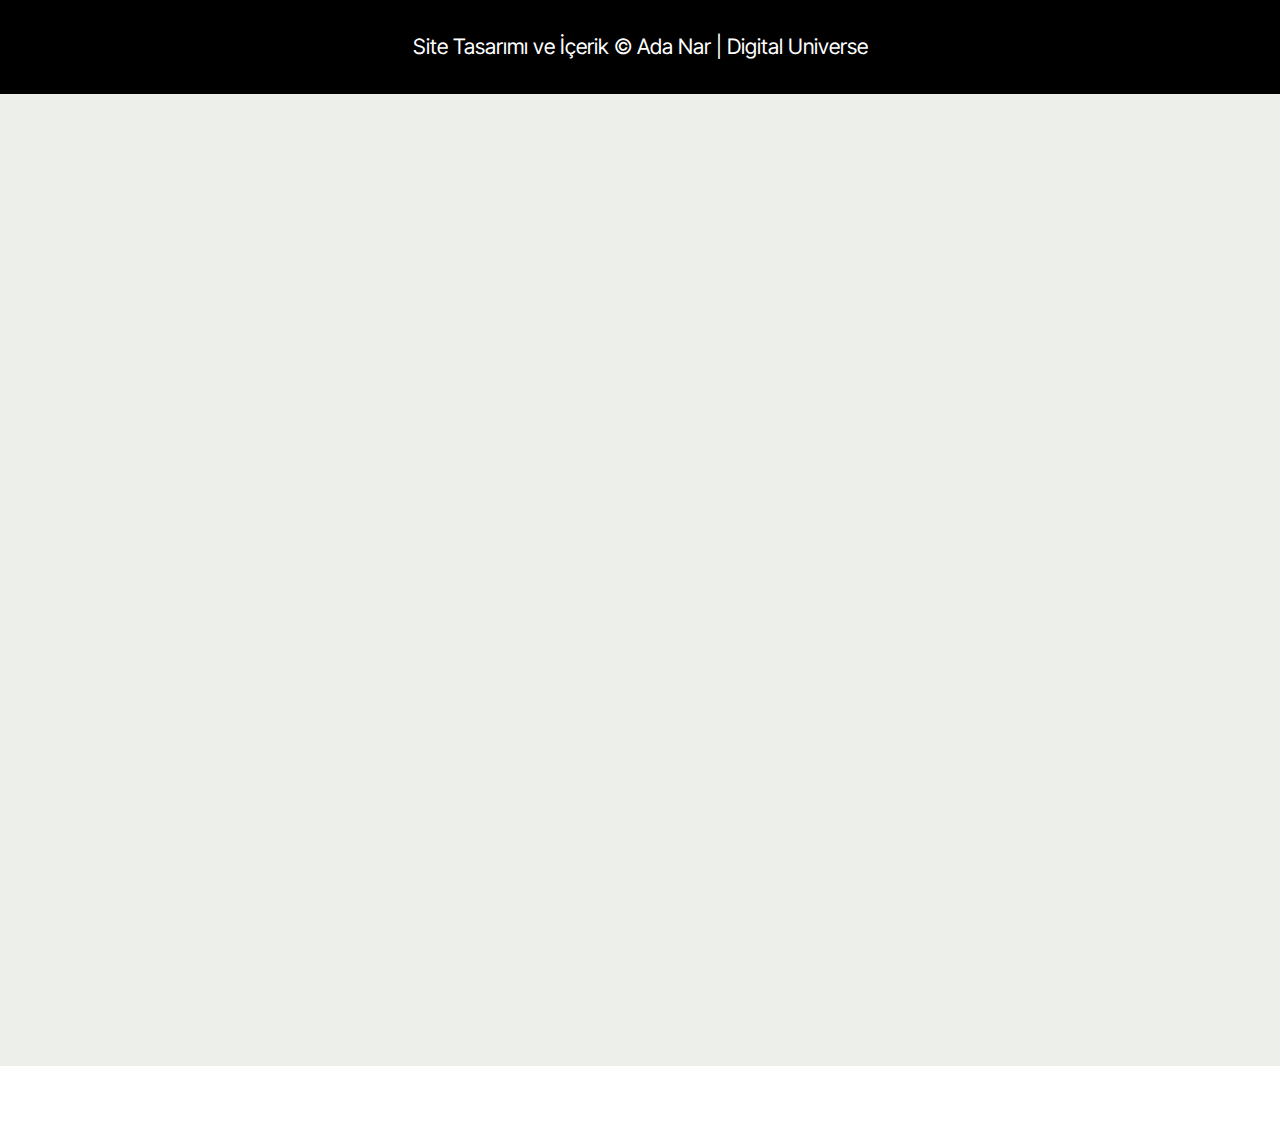
<file: page3.html>
<!DOCTYPE html>
<html  >
<head>
  <!-- Site made with Mobirise Website Builder v6.1.4, https://mobirise.com -->
  <meta charset="UTF-8">
  <meta http-equiv="X-UA-Compatible" content="IE=edge">
  <meta name="generator" content="Mobirise v6.1.4, mobirise.com">
  <meta name="viewport" content="width=device-width, initial-scale=1, minimum-scale=1">
  <link rel="shortcut icon" href="assets/images/logo5.png" type="image/x-icon">
  <meta name="description" content="">
  
  
  <title>Page 3</title>
  <link rel="stylesheet" href="assets/bootstrap/css/bootstrap.min.css">
  <link rel="stylesheet" href="assets/animatecss/animate.css">
  <link rel="stylesheet" href="assets/theme/css/style.css">
  <link rel="preload" href="https://fonts.googleapis.com/css?family=Inter+Tight:100,200,300,400,500,600,700,800,900,100i,200i,300i,400i,500i,600i,700i,800i,900i&display=swap" as="style" onload="this.onload=null;this.rel='stylesheet'">
  <noscript><link rel="stylesheet" href="https://fonts.googleapis.com/css?family=Inter+Tight:100,200,300,400,500,600,700,800,900,100i,200i,300i,400i,500i,600i,700i,800i,900i&display=swap"></noscript>
  <link rel="preload" as="style" href="assets/mobirise/css/mbr-additional.css?v=GP3rdC"><link rel="stylesheet" href="assets/mobirise/css/mbr-additional.css?v=GP3rdC" type="text/css">

  
  
  
</head>
<body>
  
  <section data-bs-version="5.1" class="footer4 cid-v0kEcBHXJS" once="footers" id="footer04-2k">

    

    

    <div class="container">
        <div class="media-container-row align-center mbr-white">
            <div class="col-12">
                <p class="mbr-text mb-0 mbr-fonts-style display-7">Site Tasarımı ve İçerik © Ada Nar | Digital Universe
                </p>
            </div>
        </div>
    </div>
</section>

<section data-bs-version="5.1" class="video02 cid-v0qwEI53qd" id="video02-2l">
  

  
  

  <div class="container">
    <div class="row justify-content-center">
      <div class="mbr-figure col-12 mb-5 col-md-12"><iframe class="mbr-embedded-video" src="https://www.youtube.com/embed/6Kp2ZFzUn4Q?rel=0&amp;amp;mute=1&amp;showinfo=0&amp;autoplay=1&amp;loop=1&amp;playlist=6Kp2ZFzUn4Q" width="1280" height="720" frameborder="0" allowfullscreen></iframe></div>
    </div>
    <div class="row justify-content-center">
      <div class="col-12 content-text">
        
        
      </div>
    </div>
  </div>
</section><section class="display-7" style="padding: 0;align-items: center;justify-content: center;flex-wrap: wrap;    align-content: center;display: flex;position: relative;height: 4rem;"><a href="https://mobiri.se/4270419" style="flex: 1 1;height: 4rem;position: absolute;width: 100%;z-index: 1;"><img alt="" style="height: 4rem;" src="[data-uri]"></a><p style="margin: 0;text-align: center;" class="display-7">&#8204;</p><a style="z-index:1" href="https://mobirise.com/builder/ai-website-maker.html">AI Website Maker</a></section><script src="assets/bootstrap/js/bootstrap.bundle.min.js"></script>  <script src="assets/smoothscroll/smooth-scroll.js"></script>  <script src="assets/ytplayer/index.js"></script>  <script src="assets/playervimeo/vimeo_player.js"></script>  <script src="assets/theme/js/script.js"></script>  
  
  
 <div id="scrollToTop" class="scrollToTop mbr-arrow-up"><a style="text-align: center;"><i class="mbr-arrow-up-icon mbr-arrow-up-icon-cm cm-icon cm-icon-smallarrow-up"></i></a></div>
    <input name="animation" type="hidden">
  </body>
</html>
</file>
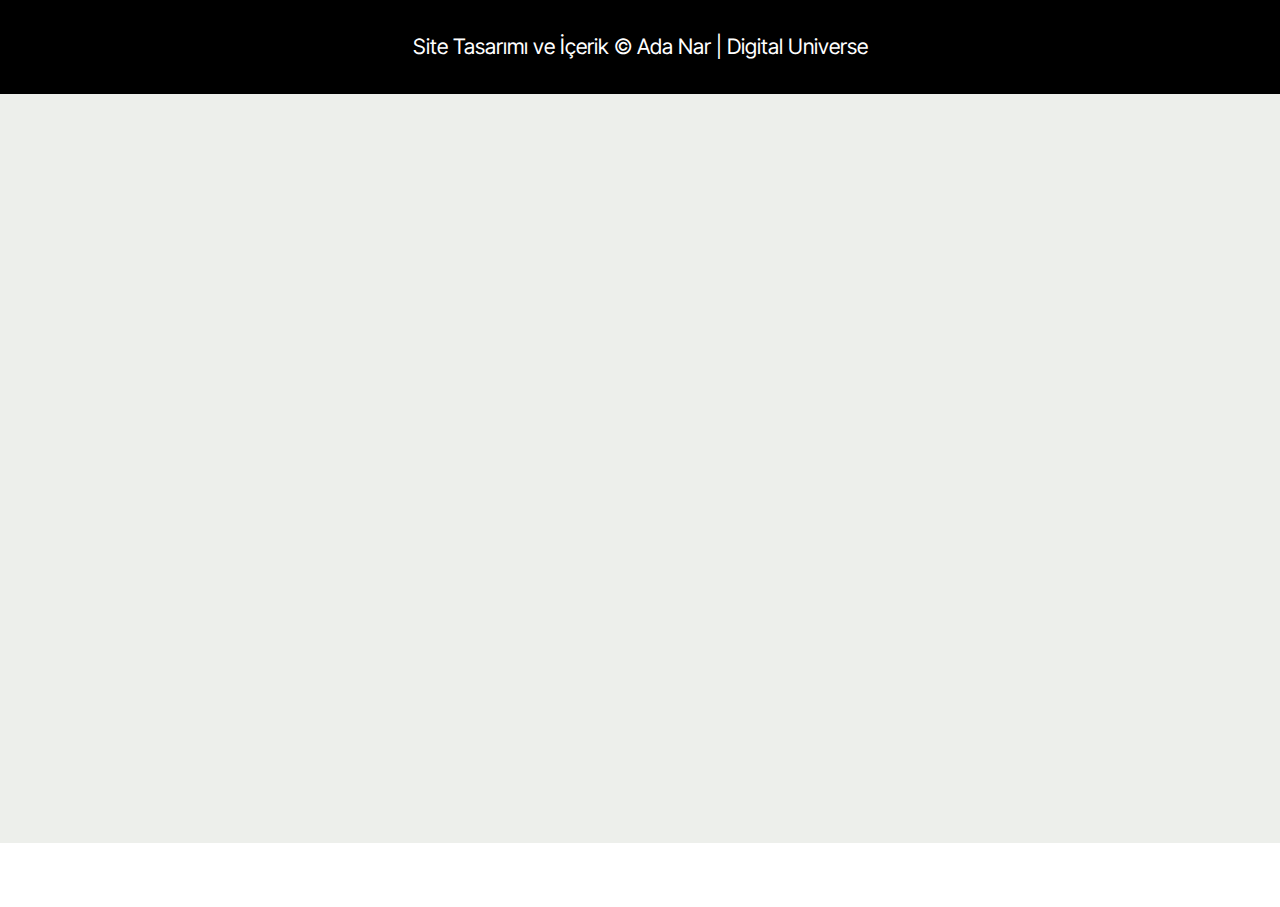
<file: page4.html>
<!DOCTYPE html>
<html  >
<head>
  <!-- Site made with Mobirise Website Builder v6.1.4, https://mobirise.com -->
  <meta charset="UTF-8">
  <meta http-equiv="X-UA-Compatible" content="IE=edge">
  <meta name="generator" content="Mobirise v6.1.4, mobirise.com">
  <meta name="viewport" content="width=device-width, initial-scale=1, minimum-scale=1">
  <link rel="shortcut icon" href="assets/images/logo5.png" type="image/x-icon">
  <meta name="description" content="">
  
  
  <title>Page 4</title>
  <link rel="stylesheet" href="assets/bootstrap/css/bootstrap.min.css">
  <link rel="stylesheet" href="assets/animatecss/animate.css">
  <link rel="stylesheet" href="assets/theme/css/style.css">
  <link rel="preload" href="https://fonts.googleapis.com/css?family=Inter+Tight:100,200,300,400,500,600,700,800,900,100i,200i,300i,400i,500i,600i,700i,800i,900i&display=swap" as="style" onload="this.onload=null;this.rel='stylesheet'">
  <noscript><link rel="stylesheet" href="https://fonts.googleapis.com/css?family=Inter+Tight:100,200,300,400,500,600,700,800,900,100i,200i,300i,400i,500i,600i,700i,800i,900i&display=swap"></noscript>
  <link rel="preload" as="style" href="assets/mobirise/css/mbr-additional.css?v=gpt0G8"><link rel="stylesheet" href="assets/mobirise/css/mbr-additional.css?v=gpt0G8" type="text/css">

  
  
  
</head>
<body>
  
  <section data-bs-version="5.1" class="footer4 cid-v0kEcBHXJS" once="footers" id="footer04-2m">

    

    

    <div class="container">
        <div class="media-container-row align-center mbr-white">
            <div class="col-12">
                <p class="mbr-text mb-0 mbr-fonts-style display-7">Site Tasarımı ve İçerik © Ada Nar | Digital Universe
                </p>
            </div>
        </div>
    </div>
</section>

<section data-bs-version="5.1" class="video02 cid-v0qF6vjX3o" id="video02-2n">
  

  
  

  <div class="container-fluid">
    <div class="row justify-content-center">
      <div class="mbr-figure col-12 mb-5 col-md-9"><iframe class="mbr-embedded-video" src="https://www.youtube.com/embed/wb4C9t__8VA?rel=0&amp;amp;mute=1&amp;showinfo=0&amp;autoplay=1&amp;loop=1&amp;playlist=wb4C9t__8VA" width="1280" height="720" frameborder="0" allowfullscreen></iframe></div>
    </div>
    <div class="row justify-content-center">
      <div class="col-12 content-text">
        
        
      </div>
    </div>
  </div>
</section><section class="display-7" style="padding: 0;align-items: center;justify-content: center;flex-wrap: wrap;    align-content: center;display: flex;position: relative;height: 4rem;"><a href="https://mobiri.se/4270419" style="flex: 1 1;height: 4rem;position: absolute;width: 100%;z-index: 1;"><img alt="" style="height: 4rem;" src="[data-uri]"></a><p style="margin: 0;text-align: center;" class="display-7">&#8204;</p><a style="z-index:1" href="https://mobirise.com/builder/no-code-website-builder.html">No Code Website Builder</a></section><script src="assets/bootstrap/js/bootstrap.bundle.min.js"></script>  <script src="assets/smoothscroll/smooth-scroll.js"></script>  <script src="assets/ytplayer/index.js"></script>  <script src="assets/playervimeo/vimeo_player.js"></script>  <script src="assets/theme/js/script.js"></script>  
  
  
 <div id="scrollToTop" class="scrollToTop mbr-arrow-up"><a style="text-align: center;"><i class="mbr-arrow-up-icon mbr-arrow-up-icon-cm cm-icon cm-icon-smallarrow-up"></i></a></div>
    <input name="animation" type="hidden">
  </body>
</html>
</file>
<file: assets/theme/css/style.css>
@charset "UTF-8";
section {
  background-color: #ffffff;
}

body {
  font-style: normal;
  line-height: 1.5;
  font-weight: 400;
  color: #232323;
  position: relative;
}

button {
  background-color: transparent;
  border-color: transparent;
}

.embla__button,
.carousel-control {
  background-color: #edefea !important;
  opacity: 0.8 !important;
  color: #464845 !important;
  border-color: #edefea !important;
}

.carousel .close,
.modalWindow .close {
  background-color: #edefea !important;
  color: #464845 !important;
  border-color: #edefea !important;
  opacity: 0.8 !important;
}

.carousel .close:hover,
.modalWindow .close:hover {
  opacity: 1 !important;
}

.carousel-indicators li {
  background-color: #edefea !important;
  border: 2px solid #464845 !important;
}

.carousel-indicators li:hover,
.carousel-indicators li:active {
  opacity: 0.8 !important;
}

.embla__button:hover,
.carousel-control:hover {
  background-color: #edefea !important;
  opacity: 1 !important;
}

.modalWindow-video-container {
  height: 80%;
}

section,
.container,
.container-fluid {
  position: relative;
  word-wrap: break-word;
}

a.mbr-iconfont:hover {
  text-decoration: none;
}

.article .lead p,
.article .lead ul,
.article .lead ol,
.article .lead pre,
.article .lead blockquote {
  margin-bottom: 0;
}

a {
  font-style: normal;
  font-weight: 400;
  cursor: pointer;
}
a, a:hover {
  text-decoration: none;
}

.mbr-section-title {
  font-style: normal;
  line-height: 1.3;
}

.mbr-section-subtitle {
  line-height: 1.3;
}

.mbr-text {
  font-style: normal;
  line-height: 1.7;
}

h1,
h2,
h3,
h4,
h5,
h6,
.display-1,
.display-2,
.display-4,
.display-5,
.display-7,
span,
p,
a {
  line-height: 1;
  word-break: break-word;
  word-wrap: break-word;
  font-weight: 400;
}

b,
strong {
  font-weight: bold;
}

input:-webkit-autofill, input:-webkit-autofill:hover, input:-webkit-autofill:focus, input:-webkit-autofill:active {
  transition-delay: 9999s;
  -webkit-transition-property: background-color, color;
  transition-property: background-color, color;
}

textarea[type=hidden] {
  display: none;
}

section {
  background-position: 50% 50%;
  background-repeat: no-repeat;
  background-size: cover;
}
section .mbr-background-video,
section .mbr-background-video-preview {
  position: absolute;
  bottom: 0;
  left: 0;
  right: 0;
  top: 0;
}

.hidden {
  visibility: hidden;
}

.mbr-z-index20 {
  z-index: 20;
}

/*! Base colors */
.mbr-white {
  color: #ffffff;
}

.mbr-black {
  color: #111111;
}

.mbr-bg-white {
  background-color: #ffffff;
}

.mbr-bg-black {
  background-color: #000000;
}

/*! Text-aligns */
.align-left {
  text-align: left;
}

.align-center {
  text-align: center;
}

.align-right {
  text-align: right;
}

/*! Font-weight  */
.mbr-light {
  font-weight: 300;
}

.mbr-regular {
  font-weight: 400;
}

.mbr-semibold {
  font-weight: 500;
}

.mbr-bold {
  font-weight: 700;
}

/*! Media  */
.media-content {
  flex-basis: 100%;
}

.media-container-row {
  display: flex;
  flex-direction: row;
  flex-wrap: wrap;
  justify-content: center;
  align-content: center;
  align-items: start;
}
.media-container-row .media-size-item {
  width: 400px;
}

.media-container-column {
  display: flex;
  flex-direction: column;
  flex-wrap: wrap;
  justify-content: center;
  align-content: center;
  align-items: stretch;
}
.media-container-column > * {
  width: 100%;
}

@media (min-width: 992px) {
  .media-container-row {
    flex-wrap: nowrap;
  }
}
figure {
  margin-bottom: 0;
  overflow: hidden;
}

figure[mbr-media-size] {
  transition: width 0.1s;
}

img,
iframe {
  display: block;
  width: 100%;
}

.card {
  background-color: transparent;
  border: none;
}

.card-box {
  width: 100%;
}

.card-img {
  text-align: center;
  flex-shrink: 0;
  -webkit-flex-shrink: 0;
}

.media {
  max-width: 100%;
  margin: 0 auto;
}

.mbr-figure {
  align-self: center;
}

.media-container > div {
  max-width: 100%;
}

.mbr-figure img,
.card-img img {
  width: 100%;
}

@media (max-width: 991px) {
  .media-size-item {
    width: auto !important;
  }
  .media {
    width: auto;
  }
  .mbr-figure {
    width: 100% !important;
  }
}
/*! Buttons */
.mbr-section-btn {
  margin-left: -0.6rem;
  margin-right: -0.6rem;
  font-size: 0;
}

.btn {
  font-weight: 600;
  border-width: 1px;
  font-style: normal;
  margin: 0.6rem 0.6rem;
  white-space: normal;
  transition: all 0.2s ease-in-out;
  display: inline-flex;
  align-items: center;
  justify-content: center;
  word-break: break-word;
}

.btn-sm {
  font-weight: 600;
  letter-spacing: 0px;
  transition: all 0.3s ease-in-out;
}

.btn-md {
  font-weight: 600;
  letter-spacing: 0px;
  transition: all 0.3s ease-in-out;
}

.btn-lg {
  font-weight: 600;
  letter-spacing: 0px;
  transition: all 0.3s ease-in-out;
}

.btn-form {
  margin: 0;
}
.btn-form:hover {
  cursor: pointer;
}

nav .mbr-section-btn {
  margin-left: 0rem;
  margin-right: 0rem;
}

/*! Btn icon margin */
.btn .mbr-iconfont,
.btn.btn-sm .mbr-iconfont {
  order: 1;
  cursor: pointer;
  margin-left: 0.5rem;
  vertical-align: sub;
}

.btn.btn-md .mbr-iconfont,
.btn.btn-md .mbr-iconfont {
  margin-left: 0.8rem;
}

.mbr-regular {
  font-weight: 400;
}

.mbr-semibold {
  font-weight: 500;
}

.mbr-bold {
  font-weight: 700;
}

[type=submit] {
  -webkit-appearance: none;
}

/*! Full-screen */
.mbr-fullscreen .mbr-overlay {
  min-height: 100vh;
}

.mbr-fullscreen {
  display: flex;
  display: -moz-flex;
  display: -ms-flex;
  display: -o-flex;
  align-items: center;
  min-height: 100vh;
  padding-top: 3rem;
  padding-bottom: 3rem;
}

/*! Map */
.map {
  height: 25rem;
  position: relative;
}
.map iframe {
  width: 100%;
  height: 100%;
}

/*! Scroll to top arrow */
.mbr-arrow-up {
  bottom: 25px;
  right: 90px;
  position: fixed;
  text-align: right;
  z-index: 5000;
  color: #ffffff;
  font-size: 22px;
}

.mbr-arrow-up a {
  background: rgba(0, 0, 0, 0.2);
  border-radius: 50%;
  color: #fff;
  display: inline-block;
  height: 60px;
  width: 60px;
  border: 2px solid #fff;
  outline-style: none !important;
  position: relative;
  text-decoration: none;
  transition: all 0.3s ease-in-out;
  cursor: pointer;
  text-align: center;
}
.mbr-arrow-up a:hover {
  background-color: rgba(0, 0, 0, 0.4);
}
.mbr-arrow-up a i {
  line-height: 60px;
}

.mbr-arrow-up-icon {
  display: block;
  color: #fff;
}

.mbr-arrow-up-icon::before {
  content: "›";
  display: inline-block;
  font-family: serif;
  font-size: 22px;
  line-height: 1;
  font-style: normal;
  position: relative;
  top: 6px;
  left: -4px;
  transform: rotate(-90deg);
}

/*! Arrow Down */
.mbr-arrow {
  position: absolute;
  bottom: 45px;
  left: 50%;
  width: 60px;
  height: 60px;
  cursor: pointer;
  background-color: rgba(80, 80, 80, 0.5);
  border-radius: 50%;
  transform: translateX(-50%);
}
@media (max-width: 767px) {
  .mbr-arrow {
    display: none;
  }
}
.mbr-arrow > a {
  display: inline-block;
  text-decoration: none;
  outline-style: none;
  animation: arrowdown 1.7s ease-in-out infinite;
  color: #ffffff;
}
.mbr-arrow > a > i {
  position: absolute;
  top: -2px;
  left: 15px;
  font-size: 2rem;
}

#scrollToTop a i::before {
  content: "";
  position: absolute;
  display: block;
  border-bottom: 2.5px solid #fff;
  border-left: 2.5px solid #fff;
  width: 27.8%;
  height: 27.8%;
  left: 50%;
  top: 51%;
  transform: translateY(-30%) translateX(-50%) rotate(135deg);
}

@keyframes arrowdown {
  0% {
    transform: translateY(0px);
  }
  50% {
    transform: translateY(-5px);
  }
  100% {
    transform: translateY(0px);
  }
}
@media (max-width: 500px) {
  .mbr-arrow-up {
    left: 0;
    right: 0;
    text-align: center;
  }
}
/*Gradients animation*/
@keyframes gradient-animation {
  from {
    background-position: 0% 100%;
    animation-timing-function: ease-in-out;
  }
  to {
    background-position: 100% 0%;
    animation-timing-function: ease-in-out;
  }
}
.bg-gradient {
  background-size: 200% 200%;
  animation: gradient-animation 5s infinite alternate;
  -webkit-animation: gradient-animation 5s infinite alternate;
}

.menu .navbar-brand {
  display: -webkit-flex;
}
.menu .navbar-brand span {
  display: flex;
  display: -webkit-flex;
}
.menu .navbar-brand .navbar-caption-wrap {
  display: -webkit-flex;
}
.menu .navbar-brand .navbar-logo img {
  display: -webkit-flex;
  width: auto;
}
@media (min-width: 768px) and (max-width: 991px) {
  .menu .navbar-toggleable-sm .navbar-nav {
    display: -ms-flexbox;
  }
}
@media (max-width: 991px) {
  .menu .navbar-collapse {
    max-height: 93.5vh;
  }
  .menu .navbar-collapse.show {
    overflow: auto;
  }
}
@media (min-width: 992px) {
  .menu .navbar-nav.nav-dropdown {
    display: -webkit-flex;
  }
  .menu .navbar-toggleable-sm .navbar-collapse {
    display: -webkit-flex !important;
  }
  .menu .collapsed .navbar-collapse {
    max-height: 93.5vh;
  }
  .menu .collapsed .navbar-collapse.show {
    overflow: auto;
  }
}
@media (max-width: 767px) {
  .menu .navbar-collapse {
    max-height: 80vh;
  }
}

.nav-link .mbr-iconfont {
  margin-right: 0.5rem;
}

.navbar {
  display: -webkit-flex;
  -webkit-flex-wrap: wrap;
  -webkit-align-items: center;
  -webkit-justify-content: space-between;
}

.navbar-collapse {
  -webkit-flex-basis: 100%;
  -webkit-flex-grow: 1;
  -webkit-align-items: center;
}

.nav-dropdown .link {
  padding: 0.667em 1.667em !important;
  margin: 0 !important;
}

.nav {
  display: -webkit-flex;
  -webkit-flex-wrap: wrap;
}

.row {
  display: -webkit-flex;
  -webkit-flex-wrap: wrap;
}

.justify-content-center {
  -webkit-justify-content: center;
}

.form-inline {
  display: -webkit-flex;
}

.card-wrapper {
  -webkit-flex: 1;
}

.carousel-control {
  z-index: 10;
  display: -webkit-flex;
}

.carousel-controls {
  display: -webkit-flex;
}

.media {
  display: -webkit-flex;
}

.form-group:focus {
  outline: none;
}

.jq-selectbox__select {
  padding: 7px 0;
  position: relative;
}

.jq-selectbox__dropdown {
  overflow: hidden;
  border-radius: 10px;
  position: absolute;
  top: 100%;
  left: 0 !important;
  width: 100% !important;
}

.jq-selectbox__trigger-arrow {
  right: 0;
  transform: translateY(-50%);
}

.jq-selectbox li {
  padding: 1.07em 0.5em;
}

input[type=range] {
  padding-left: 0 !important;
  padding-right: 0 !important;
}

.modal-dialog,
.modal-content {
  height: 100%;
}

.modal-dialog .carousel-inner {
  height: calc(100vh - 1.75rem);
}
@media (max-width: 575px) {
  .modal-dialog .carousel-inner {
    height: calc(100vh - 1rem);
  }
}

.carousel-item {
  text-align: center;
}

.carousel-item img {
  margin: auto;
}

.navbar-toggler {
  align-self: flex-start;
  padding: 0.25rem 0.75rem;
  font-size: 1.25rem;
  line-height: 1;
  background: transparent;
  border: 1px solid transparent;
  border-radius: 0.25rem;
}

.navbar-toggler:focus,
.navbar-toggler:hover {
  text-decoration: none;
  box-shadow: none;
}

.navbar-toggler-icon {
  display: inline-block;
  width: 1.5em;
  height: 1.5em;
  vertical-align: middle;
  content: "";
  background: no-repeat center center;
  background-size: 100% 100%;
}

.navbar-toggler-left {
  position: absolute;
  left: 1rem;
}

.navbar-toggler-right {
  position: absolute;
  right: 1rem;
}

.card-img {
  width: auto;
}

.menu .navbar.collapsed:not(.beta-menu) {
  flex-direction: column;
}

.carousel-item.active,
.carousel-item-next,
.carousel-item-prev {
  display: flex;
}

.note-air-layout .dropup .dropdown-menu,
.note-air-layout .navbar-fixed-bottom .dropdown .dropdown-menu {
  bottom: initial !important;
}

html,
body {
  height: auto;
  min-height: 100vh;
}

.dropup .dropdown-toggle::after {
  display: none;
}

.form-asterisk {
  font-family: initial;
  position: absolute;
  top: -2px;
  font-weight: normal;
}

.form-control-label {
  position: relative;
  cursor: pointer;
  margin-bottom: 0.357em;
  padding: 0;
}

.alert {
  color: #ffffff;
  border-radius: 0;
  border: 0;
  font-size: 1.1rem;
  line-height: 1.5;
  margin-bottom: 1.875rem;
  padding: 1.25rem;
  position: relative;
  text-align: center;
}
.alert.alert-form::after {
  background-color: inherit;
  bottom: -7px;
  content: "";
  display: block;
  height: 14px;
  left: 50%;
  margin-left: -7px;
  position: absolute;
  transform: rotate(45deg);
  width: 14px;
}

.form-control {
  background-color: #ffffff;
  background-clip: border-box;
  color: #232323;
  line-height: 1rem !important;
  height: auto;
  padding: 1.2rem 2rem;
  transition: border-color 0.25s ease 0s;
  border: 1px solid transparent !important;
  border-radius: 4px;
  box-shadow: rgba(0, 0, 0, 0.07) 0px 1px 1px 0px, rgba(0, 0, 0, 0.07) 0px 1px 3px 0px, rgba(0, 0, 0, 0.03) 0px 0px 0px 1px;
}
.form-active .form-control:invalid {
  border-color: red;
}

.row > * {
  padding-right: 1rem;
  padding-left: 1rem;
}

form .row {
  margin-left: -0.6rem;
  margin-right: -0.6rem;
}
form .row [class*=col] {
  padding-left: 0.6rem;
  padding-right: 0.6rem;
}

form .mbr-section-btn {
  padding-left: 0.6rem;
  padding-right: 0.6rem;
}

form .form-check-input {
  margin-top: 0.5;
}

textarea.form-control {
  line-height: 1.5rem !important;
}

.form-group {
  margin-bottom: 1.2rem;
}

.form-control,
form .btn {
  min-height: 48px;
}

.gdpr-block label span.textGDPR input[name=gdpr] {
  top: 7px;
}

.form-control:focus {
  box-shadow: none;
}

:focus {
  outline: none;
}

.mbr-overlay {
  background-color: #000;
  bottom: 0;
  left: 0;
  opacity: 0.5;
  position: absolute;
  right: 0;
  top: 0;
  z-index: 0;
  pointer-events: none;
}

blockquote {
  font-style: italic;
  padding: 3rem;
  font-size: 1.09rem;
  position: relative;
  border-left: 3px solid;
}

ul,
ol,
pre,
blockquote {
  margin-bottom: 2.3125rem;
}

.mt-4 {
  margin-top: 2rem !important;
}

.mb-4 {
  margin-bottom: 2rem !important;
}

.container,
.container-fluid {
  padding-left: 16px;
  padding-right: 16px;
}

.row {
  margin-left: -16px;
  margin-right: -16px;
}
.row > [class*=col] {
  padding-left: 16px;
  padding-right: 16px;
}

@media (min-width: 992px) {
  .container-fluid {
    padding-left: 32px;
    padding-right: 32px;
  }
}
@media (max-width: 991px) {
  .mbr-container {
    padding-left: 16px;
    padding-right: 16px;
  }
}
.app-video-wrapper > img {
  opacity: 1;
}

.app-video-wrapper {
  background: transparent;
}

.item {
  position: relative;
}

.dropdown-menu .dropdown-menu {
  left: 100%;
}

.dropdown-item + .dropdown-menu {
  display: none;
}

.dropdown-item:hover + .dropdown-menu,
.dropdown-menu:hover {
  display: block;
}

@media (min-aspect-ratio: 16/9) {
  .mbr-video-foreground {
    height: 300% !important;
    top: -100% !important;
  }
}
@media (max-aspect-ratio: 16/9) {
  .mbr-video-foreground {
    width: 300% !important;
    left: -100% !important;
  }
}.engine {
	position: absolute;
	text-indent: -2400px;
	text-align: center;
	padding: 0;
	top: 0;
	left: -2400px;
}
</file>
<file: assets/mobirise/css/mbr-additional.css>
.btn {
  border-width: 2px;
}
img,
.card-wrap,
.card-wrapper,
.video-wrapper,
.mbr-figure iframe,
.google-map iframe,
.slide-content,
.plan,
.card,
.item-wrapper {
  border-radius: 2rem !important;
}
.video-wrapper {
  overflow: hidden;
}
body {
  font-family: Inter Tight;
}
.display-1 {
  font-family: 'Inter Tight', sans-serif;
  font-size: 5rem;
  line-height: 1;
}
.display-1 > .mbr-iconfont {
  font-size: 6.25rem;
}
.display-2 {
  font-family: 'Inter Tight', sans-serif;
  font-size: 4rem;
  line-height: 1;
}
.display-2 > .mbr-iconfont {
  font-size: 5rem;
}
.display-4 {
  font-family: 'Inter Tight', sans-serif;
  font-size: 1.4rem;
  line-height: 1.5;
}
.display-4 > .mbr-iconfont {
  font-size: 1.75rem;
}
.display-5 {
  font-family: 'Inter Tight', sans-serif;
  font-size: 2rem;
  line-height: 1.5;
}
.display-5 > .mbr-iconfont {
  font-size: 2.5rem;
}
.display-7 {
  font-family: 'Inter Tight', sans-serif;
  font-size: 1.4rem;
  line-height: 1.3;
}
.display-7 > .mbr-iconfont {
  font-size: 1.75rem;
}
/* ---- Fluid typography for mobile devices ---- */
/* 1.4 - font scale ratio ( bootstrap == 1.42857 ) */
/* 100vw - current viewport width */
/* (48 - 20)  48 == 48rem == 768px, 20 == 20rem == 320px(minimal supported viewport) */
/* 0.65 - min scale variable, may vary */
@media (max-width: 992px) {
  .display-1 {
    font-size: 4rem;
  }
}
@media (max-width: 768px) {
  .display-1 {
    font-size: 3.5rem;
    font-size: calc( 2.4rem + (5 - 2.4) * ((100vw - 20rem) / (48 - 20)));
    line-height: calc( 1.1 * (2.4rem + (5 - 2.4) * ((100vw - 20rem) / (48 - 20))));
  }
  .display-2 {
    font-size: 3.2rem;
    font-size: calc( 2.05rem + (4 - 2.05) * ((100vw - 20rem) / (48 - 20)));
    line-height: calc( 1.3 * (2.05rem + (4 - 2.05) * ((100vw - 20rem) / (48 - 20))));
  }
  .display-4 {
    font-size: 1.12rem;
    font-size: calc( 1.14rem + (1.4 - 1.14) * ((100vw - 20rem) / (48 - 20)));
    line-height: calc( 1.4 * (1.14rem + (1.4 - 1.14) * ((100vw - 20rem) / (48 - 20))));
  }
  .display-5 {
    font-size: 1.6rem;
    font-size: calc( 1.35rem + (2 - 1.35) * ((100vw - 20rem) / (48 - 20)));
    line-height: calc( 1.4 * (1.35rem + (2 - 1.35) * ((100vw - 20rem) / (48 - 20))));
  }
  .display-7 {
    font-size: 1.12rem;
    font-size: calc( 1.14rem + (1.4 - 1.14) * ((100vw - 20rem) / (48 - 20)));
    line-height: calc( 1.4 * (1.14rem + (1.4 - 1.14) * ((100vw - 20rem) / (48 - 20))));
  }
}
@media (min-width: 992px) and (max-width: 1400px) {
  .display-1 {
    font-size: 3.5rem;
    font-size: calc( 2.4rem + (5 - 2.4) * ((100vw - 62rem) / (87 - 62)));
    line-height: calc( 1.1 * (2.4rem + (5 - 2.4) * ((100vw - 62rem) / (87 - 62))));
  }
  .display-2 {
    font-size: 3.2rem;
    font-size: calc( 2.05rem + (4 - 2.05) * ((100vw - 62rem) / (87 - 62)));
    line-height: calc( 1.3 * (2.05rem + (4 - 2.05) * ((100vw - 62rem) / (87 - 62))));
  }
  .display-4 {
    font-size: 1.12rem;
    font-size: calc( 1.14rem + (1.4 - 1.14) * ((100vw - 62rem) / (87 - 62)));
    line-height: calc( 1.4 * (1.14rem + (1.4 - 1.14) * ((100vw - 62rem) / (87 - 62))));
  }
  .display-5 {
    font-size: 1.6rem;
    font-size: calc( 1.35rem + (2 - 1.35) * ((100vw - 62rem) / (87 - 62)));
    line-height: calc( 1.4 * (1.35rem + (2 - 1.35) * ((100vw - 62rem) / (87 - 62))));
  }
  .display-7 {
    font-size: 1.12rem;
    font-size: calc( 1.14rem + (1.4 - 1.14) * ((100vw - 62rem) / (87 - 62)));
    line-height: calc( 1.4 * (1.14rem + (1.4 - 1.14) * ((100vw - 62rem) / (87 - 62))));
  }
}
/* Buttons */
.btn {
  padding: 1.25rem 2rem;
  border-radius: 4px;
}
@media (max-width: 767px) {
  .btn {
    padding: 0.75rem 1.5rem;
  }
}
.btn-sm {
  padding: 0.6rem 1.2rem;
  border-radius: 4px;
}
.btn-md {
  padding: 0.6rem 1.2rem;
  border-radius: 4px;
}
.btn-lg {
  padding: 1.25rem 2rem;
  border-radius: 4px;
}
.bg-primary {
  background-color: #2b7a69 !important;
}
.bg-success {
  background-color: #3a341c !important;
}
.bg-info {
  background-color: #320707 !important;
}
.bg-warning {
  background-color: #a0e2e1 !important;
}
.bg-danger {
  background-color: #ffffff !important;
}
.btn-primary,
.btn-primary:active {
  background-color: #2b7a69 !important;
  border-color: #2b7a69 !important;
  color: #ffffff !important;
  box-shadow: none;
}
.btn-primary:hover,
.btn-primary:focus,
.btn-primary.focus,
.btn-primary.active {
  color: inherit;
  background-color: #38a089 !important;
  border-color: #38a089 !important;
  box-shadow: none;
}
.btn-primary.disabled,
.btn-primary:disabled {
  color: #ffffff !important;
  background-color: #38a089 !important;
  border-color: #38a089 !important;
}
.btn-secondary,
.btn-secondary:active {
  background-color: #ffd7ef !important;
  border-color: #ffd7ef !important;
  color: #d70081 !important;
  box-shadow: none;
}
.btn-secondary:hover,
.btn-secondary:focus,
.btn-secondary.focus,
.btn-secondary.active {
  color: inherit;
  background-color: #ffffff !important;
  border-color: #ffffff !important;
  box-shadow: none;
}
.btn-secondary.disabled,
.btn-secondary:disabled {
  color: #d70081 !important;
  background-color: #ffffff !important;
  border-color: #ffffff !important;
}
.btn-info,
.btn-info:active {
  background-color: #320707 !important;
  border-color: #320707 !important;
  color: #ffffff !important;
  box-shadow: none;
}
.btn-info:hover,
.btn-info:focus,
.btn-info.focus,
.btn-info.active {
  color: inherit;
  background-color: #5f0d0d !important;
  border-color: #5f0d0d !important;
  box-shadow: none;
}
.btn-info.disabled,
.btn-info:disabled {
  color: #ffffff !important;
  background-color: #5f0d0d !important;
  border-color: #5f0d0d !important;
}
.btn-success,
.btn-success:active {
  background-color: #3a341c !important;
  border-color: #3a341c !important;
  color: #ffffff !important;
  box-shadow: none;
}
.btn-success:hover,
.btn-success:focus,
.btn-success.focus,
.btn-success.active {
  color: inherit;
  background-color: #5c532d !important;
  border-color: #5c532d !important;
  box-shadow: none;
}
.btn-success.disabled,
.btn-success:disabled {
  color: #ffffff !important;
  background-color: #5c532d !important;
  border-color: #5c532d !important;
}
.btn-warning,
.btn-warning:active {
  background-color: #a0e2e1 !important;
  border-color: #a0e2e1 !important;
  color: #1f6463 !important;
  box-shadow: none;
}
.btn-warning:hover,
.btn-warning:focus,
.btn-warning.focus,
.btn-warning.active {
  color: inherit;
  background-color: #c7eeed !important;
  border-color: #c7eeed !important;
  box-shadow: none;
}
.btn-warning.disabled,
.btn-warning:disabled {
  color: #1f6463 !important;
  background-color: #c7eeed !important;
  border-color: #c7eeed !important;
}
.btn-danger,
.btn-danger:active {
  background-color: #ffffff !important;
  border-color: #ffffff !important;
  color: #808080 !important;
  box-shadow: none;
}
.btn-danger:hover,
.btn-danger:focus,
.btn-danger.focus,
.btn-danger.active {
  color: inherit;
  background-color: #ffffff !important;
  border-color: #ffffff !important;
  box-shadow: none;
}
.btn-danger.disabled,
.btn-danger:disabled {
  color: #808080 !important;
  background-color: #ffffff !important;
  border-color: #ffffff !important;
}
.btn-white,
.btn-white:active {
  background-color: #eff0ec !important;
  border-color: #eff0ec !important;
  color: #757b62 !important;
  box-shadow: none;
}
.btn-white:hover,
.btn-white:focus,
.btn-white.focus,
.btn-white.active {
  color: inherit;
  background-color: #ffffff !important;
  border-color: #ffffff !important;
  box-shadow: none;
}
.btn-white.disabled,
.btn-white:disabled {
  color: #757b62 !important;
  background-color: #ffffff !important;
  border-color: #ffffff !important;
}
.btn-black,
.btn-black:active {
  background-color: #232323 !important;
  border-color: #232323 !important;
  color: #ffffff !important;
  box-shadow: none;
}
.btn-black:hover,
.btn-black:focus,
.btn-black.focus,
.btn-black.active {
  color: inherit;
  background-color: #3d3d3d !important;
  border-color: #3d3d3d !important;
  box-shadow: none;
}
.btn-black.disabled,
.btn-black:disabled {
  color: #ffffff !important;
  background-color: #3d3d3d !important;
  border-color: #3d3d3d !important;
}
.btn-primary-outline,
.btn-primary-outline:active {
  background-color: transparent !important;
  border-color: #2b7a69;
  color: #2b7a69;
}
.btn-primary-outline:hover,
.btn-primary-outline:focus,
.btn-primary-outline.focus,
.btn-primary-outline.active {
  color: #143a32 !important;
  background-color: transparent !important;
  border-color: #143a32 !important;
  box-shadow: none !important;
}
.btn-primary-outline.disabled,
.btn-primary-outline:disabled {
  color: #ffffff !important;
  background-color: #2b7a69 !important;
  border-color: #2b7a69 !important;
}
.btn-secondary-outline,
.btn-secondary-outline:active {
  background-color: transparent !important;
  border-color: #ffd7ef;
  color: #ffd7ef;
}
.btn-secondary-outline:hover,
.btn-secondary-outline:focus,
.btn-secondary-outline.focus,
.btn-secondary-outline.active {
  color: #ff80cc !important;
  background-color: transparent !important;
  border-color: #ff80cc !important;
  box-shadow: none !important;
}
.btn-secondary-outline.disabled,
.btn-secondary-outline:disabled {
  color: #d70081 !important;
  background-color: #ffd7ef !important;
  border-color: #ffd7ef !important;
}
.btn-info-outline,
.btn-info-outline:active {
  background-color: transparent !important;
  border-color: #320707;
  color: #320707;
}
.btn-info-outline:hover,
.btn-info-outline:focus,
.btn-info-outline.focus,
.btn-info-outline.active {
  color: #000000 !important;
  background-color: transparent !important;
  border-color: #000000 !important;
  box-shadow: none !important;
}
.btn-info-outline.disabled,
.btn-info-outline:disabled {
  color: #ffffff !important;
  background-color: #320707 !important;
  border-color: #320707 !important;
}
.btn-success-outline,
.btn-success-outline:active {
  background-color: transparent !important;
  border-color: #3a341c;
  color: #3a341c;
}
.btn-success-outline:hover,
.btn-success-outline:focus,
.btn-success-outline.focus,
.btn-success-outline.active {
  color: #000000 !important;
  background-color: transparent !important;
  border-color: #000000 !important;
  box-shadow: none !important;
}
.btn-success-outline.disabled,
.btn-success-outline:disabled {
  color: #ffffff !important;
  background-color: #3a341c !important;
  border-color: #3a341c !important;
}
.btn-warning-outline,
.btn-warning-outline:active {
  background-color: transparent !important;
  border-color: #a0e2e1;
  color: #a0e2e1;
}
.btn-warning-outline:hover,
.btn-warning-outline:focus,
.btn-warning-outline.focus,
.btn-warning-outline.active {
  color: #5ececc !important;
  background-color: transparent !important;
  border-color: #5ececc !important;
  box-shadow: none !important;
}
.btn-warning-outline.disabled,
.btn-warning-outline:disabled {
  color: #1f6463 !important;
  background-color: #a0e2e1 !important;
  border-color: #a0e2e1 !important;
}
.btn-danger-outline,
.btn-danger-outline:active {
  background-color: transparent !important;
  border-color: #ffffff;
  color: #ffffff;
}
.btn-danger-outline:hover,
.btn-danger-outline:focus,
.btn-danger-outline.focus,
.btn-danger-outline.active {
  color: #d4d4d4 !important;
  background-color: transparent !important;
  border-color: #d4d4d4 !important;
  box-shadow: none !important;
}
.btn-danger-outline.disabled,
.btn-danger-outline:disabled {
  color: #808080 !important;
  background-color: #ffffff !important;
  border-color: #ffffff !important;
}
.btn-black-outline,
.btn-black-outline:active {
  background-color: transparent !important;
  border-color: #232323;
  color: #232323;
}
.btn-black-outline:hover,
.btn-black-outline:focus,
.btn-black-outline.focus,
.btn-black-outline.active {
  color: #000000 !important;
  background-color: transparent !important;
  border-color: #000000 !important;
  box-shadow: none !important;
}
.btn-black-outline.disabled,
.btn-black-outline:disabled {
  color: #ffffff !important;
  background-color: #232323 !important;
  border-color: #232323 !important;
}
.btn-white-outline,
.btn-white-outline:active {
  background-color: transparent !important;
  border-color: #fafafa;
  color: #fafafa;
}
.btn-white-outline:hover,
.btn-white-outline:focus,
.btn-white-outline.focus,
.btn-white-outline.active {
  color: #cfcfcf !important;
  background-color: transparent !important;
  border-color: #cfcfcf !important;
  box-shadow: none !important;
}
.btn-white-outline.disabled,
.btn-white-outline:disabled {
  color: #7a7a7a !important;
  background-color: #fafafa !important;
  border-color: #fafafa !important;
}
.text-primary {
  color: #2b7a69 !important;
}
.text-secondary {
  color: #ffd7ef !important;
}
.text-success {
  color: #3a341c !important;
}
.text-info {
  color: #320707 !important;
}
.text-warning {
  color: #a0e2e1 !important;
}
.text-danger {
  color: #ffffff !important;
}
.text-white {
  color: #fafafa !important;
}
.text-black {
  color: #232323 !important;
}
a.text-primary:hover,
a.text-primary:focus,
a.text-primary.active {
  color: #102f28 !important;
}
a.text-secondary:hover,
a.text-secondary:focus,
a.text-secondary.active {
  color: #ff71c6 !important;
}
a.text-success:hover,
a.text-success:focus,
a.text-success.active {
  color: #000000 !important;
}
a.text-info:hover,
a.text-info:focus,
a.text-info.active {
  color: #000000 !important;
}
a.text-warning:hover,
a.text-warning:focus,
a.text-warning.active {
  color: #52cac8 !important;
}
a.text-danger:hover,
a.text-danger:focus,
a.text-danger.active {
  color: #cccccc !important;
}
a.text-white:hover,
a.text-white:focus,
a.text-white.active {
  color: #c7c7c7 !important;
}
a.text-black:hover,
a.text-black:focus,
a.text-black.active {
  color: #000000 !important;
}
a[class*="text-"]:not(.nav-link):not(.dropdown-item):not([role]):not(.navbar-caption) {
  transition: 0.2s;
  position: relative;
  background-image: linear-gradient(currentColor 50%, currentColor 50%);
  background-size: 10000px 2px;
  background-repeat: no-repeat;
  background-position: 0 1.2em;
}
.nav-tabs .nav-link.active {
  color: #2b7a69;
}
.nav-tabs .nav-link:not(.active) {
  color: #232323;
}
.alert-success {
  background-color: #70c770;
}
.alert-info {
  background-color: #320707;
}
.alert-warning {
  background-color: #a0e2e1;
}
.alert-danger {
  background-color: #ffffff;
}
.mbr-section-btn .btn:not(.btn-form) {
  border-radius: 100px;
}
.mbr-gallery-filter li a {
  border-radius: 100px !important;
}
.mbr-gallery-filter li.active .btn {
  background-color: #2b7a69;
  border-color: #2b7a69;
  color: #ffffff;
}
.mbr-gallery-filter li.active .btn:focus {
  box-shadow: none;
}
.nav-tabs .nav-link {
  border-radius: 100px !important;
}
a,
a:hover {
  color: #2b7a69;
}
.mbr-plan-header.bg-primary .mbr-plan-subtitle,
.mbr-plan-header.bg-primary .mbr-plan-price-desc {
  color: #5ec6b0;
}
.mbr-plan-header.bg-success .mbr-plan-subtitle,
.mbr-plan-header.bg-success .mbr-plan-price-desc {
  color: #c0b27c;
}
.mbr-plan-header.bg-info .mbr-plan-subtitle,
.mbr-plan-header.bg-info .mbr-plan-price-desc {
  color: #f3abab;
}
.mbr-plan-header.bg-warning .mbr-plan-subtitle,
.mbr-plan-header.bg-warning .mbr-plan-price-desc {
  color: #ffffff;
}
.mbr-plan-header.bg-danger .mbr-plan-subtitle,
.mbr-plan-header.bg-danger .mbr-plan-price-desc {
  color: #ffffff;
}
/* Scroll to top button*/
#scrollToTop a {
  border-radius: 100px;
}
.form-control {
  font-family: 'Inter Tight', sans-serif;
  font-size: 1.4rem;
  line-height: 1.3;
  font-weight: 400;
  border-radius: 40px !important;
}
.form-control > .mbr-iconfont {
  font-size: 1.75rem;
}
.form-control:hover,
.form-control:focus {
  box-shadow: rgba(0, 0, 0, 0.07) 0px 1px 1px 0px, rgba(0, 0, 0, 0.07) 0px 1px 3px 0px, rgba(0, 0, 0, 0.03) 0px 0px 0px 1px;
  border-color: #2b7a69 !important;
}
.form-control:-webkit-input-placeholder {
  font-family: 'Inter Tight', sans-serif;
  font-size: 1.4rem;
  line-height: 1.3;
  font-weight: 400;
}
.form-control:-webkit-input-placeholder > .mbr-iconfont {
  font-size: 1.75rem;
}
blockquote {
  border-color: #2b7a69;
}
/* Forms */
.mbr-form .input-group-btn .btn {
  border-radius: 100px !important;
}
.mbr-form .input-group-btn .btn:hover {
  box-shadow: 0 10px 40px 0 rgba(0, 0, 0, 0.2);
}
.mbr-form .input-group-btn button[type="submit"] {
  border-radius: 100px !important;
  padding: 1rem 3rem;
}
.mbr-form .input-group-btn button[type="submit"]:hover {
  box-shadow: 0 10px 40px 0 rgba(0, 0, 0, 0.2);
}
.jq-selectbox li:hover,
.jq-selectbox li.selected {
  background-color: #2b7a69;
  color: #ffffff;
}
.jq-number__spin {
  transition: 0.25s ease;
}
.jq-number__spin:hover {
  border-color: #2b7a69;
}
.jq-selectbox .jq-selectbox__trigger-arrow,
.jq-number__spin.minus:after,
.jq-number__spin.plus:after {
  transition: 0.4s;
  border-top-color: #232323;
  border-bottom-color: #232323;
}
.jq-selectbox:hover .jq-selectbox__trigger-arrow,
.jq-number__spin.minus:hover:after,
.jq-number__spin.plus:hover:after {
  border-top-color: #2b7a69;
  border-bottom-color: #2b7a69;
}
.xdsoft_datetimepicker .xdsoft_calendar td.xdsoft_default,
.xdsoft_datetimepicker .xdsoft_calendar td.xdsoft_current,
.xdsoft_datetimepicker .xdsoft_timepicker .xdsoft_time_box > div > div.xdsoft_current {
  color: #ffffff !important;
  background-color: #2b7a69 !important;
  box-shadow: none !important;
}
.xdsoft_datetimepicker .xdsoft_calendar td:hover,
.xdsoft_datetimepicker .xdsoft_timepicker .xdsoft_time_box > div > div:hover {
  color: #000000 !important;
  background: #ffd7ef !important;
  box-shadow: none !important;
}
.lazy-bg {
  background-image: none !important;
}
.lazy-placeholder:not(section),
.lazy-none {
  display: block;
  position: relative;
  padding-bottom: 56.25%;
  width: 100%;
  height: auto;
}
iframe.lazy-placeholder,
.lazy-placeholder:after {
  content: '';
  position: absolute;
  width: 200px;
  height: 200px;
  background: transparent no-repeat center;
  background-size: contain;
  top: 50%;
  left: 50%;
  transform: translateX(-50%) translateY(-50%);
  background-image: url("data:image/svg+xml;charset=UTF-8,%3csvg width='32' height='32' viewBox='0 0 64 64' xmlns='http://www.w3.org/2000/svg' stroke='%232b7a69' %3e%3cg fill='none' fill-rule='evenodd'%3e%3cg transform='translate(16 16)' stroke-width='2'%3e%3ccircle stroke-opacity='.5' cx='16' cy='16' r='16'/%3e%3cpath d='M32 16c0-9.94-8.06-16-16-16'%3e%3canimateTransform attributeName='transform' type='rotate' from='0 16 16' to='360 16 16' dur='1s' repeatCount='indefinite'/%3e%3c/path%3e%3c/g%3e%3c/g%3e%3c/svg%3e");
}
section.lazy-placeholder:after {
  opacity: 0.5;
}
body {
  overflow-x: hidden;
}
a {
  transition: color 0.6s;
}
@media (max-width: 1400px) {
  .container {
    max-width: 100%;
  }
}
@media (max-width: 1400px) and (min-width: 768px) {
  .container {
    padding-left: 32px;
    padding-right: 32px;
  }
}
@media (max-width: 1400px) and (min-width: 768px) {
  .container-fluid {
    padding-left: 32px;
    padding-right: 32px;
  }
}
@media (max-width: 767px) {
  .container-fluid {
    padding-left: 16px;
    padding-right: 16px;
  }
}
*:focus-visible {
  outline: red solid 2px !important;
  outline-offset: 2px !important;
  transition: outline 0.2s ease-in-out;
}
.cid-v0kZlzSYU2 {
  padding-top: 6rem;
  padding-bottom: 6rem;
  background-color: #edefeb;
}
.cid-v0kZlzSYU2 .mbr-fallback-image.disabled {
  display: none;
}
.cid-v0kZlzSYU2 .mbr-fallback-image {
  display: block;
  background-size: cover;
  background-position: center center;
  width: 100%;
  height: 100%;
  position: absolute;
  top: 0;
}
@media (max-width: 767px) {
  .cid-v0kZlzSYU2 .image-wrapper {
    flex-direction: column;
  }
  .cid-v0kZlzSYU2 .image-wrapper img {
    margin: auto;
    margin-bottom: 1rem;
  }
}
.cid-v0kZlzSYU2 .card-box {
  max-width: 750px;
  padding-top: 2rem;
  margin-left: auto;
  margin-right: 0;
}
.cid-v0kZlzSYU2 img,
.cid-v0kZlzSYU2 .item-img {
  width: 100%;
  height: 400px;
  object-fit: cover;
}
.cid-v0kZlzSYU2 .card-wrapper {
  background: #ffffff;
}
.cid-v0kZlzSYU2 .mbr-text,
.cid-v0kZlzSYU2 .mbr-section-btn {
  color: #086784;
  text-align: left;
}
.cid-v0kZlzSYU2 .card-title,
.cid-v0kZlzSYU2 .card-box {
  color: #086784;
  text-align: justify;
}
@media (max-width: 767px) {
  .cid-v0kZlzSYU2 .card-content-text {
    padding: 2rem 1.5rem;
    margin-bottom: 1rem;
  }
}
@media (min-width: 768px) and (max-width: 991px) {
  .cid-v0kZlzSYU2 .card-content-text {
    padding: 2.25rem;
  }
}
@media (min-width: 992px) {
  .cid-v0kZlzSYU2 .card-content-text {
    padding: 4rem;
  }
}
.cid-v0lVCYHHcE {
  padding-top: 6rem;
  padding-bottom: 0rem;
  background-color: #ffffff;
}
.cid-v0lVCYHHcE .mbr-text {
  color: #0c2c68;
  text-align: center;
}
.cid-v0lVCYHHcE .mbr-section-subtitle {
  color: #000000;
}
.cid-v0lVCYHHcE .mbr-section-title {
  color: #385493;
  text-align: center;
}
.cid-v0kEcBHXJS {
  padding-top: 2rem;
  padding-bottom: 2rem;
  background-color: #000000;
  overflow: hidden;
}
.cid-v0qjMa9VXQ {
  padding-top: 4rem;
  padding-bottom: 5rem;
  background-color: #edefeb;
}
.cid-v0qjMa9VXQ .mbr-fallback-image.disabled {
  display: none;
}
.cid-v0qjMa9VXQ .mbr-fallback-image {
  display: block;
  background-size: cover;
  background-position: center center;
  width: 100%;
  height: 100%;
  position: absolute;
  top: 0;
}
.cid-v0qjMa9VXQ .content-text {
  max-width: 800px;
}
.cid-v0kEcBHXJS {
  padding-top: 2rem;
  padding-bottom: 2rem;
  background-color: #000000;
  overflow: hidden;
}
.cid-v0qwEI53qd {
  padding-top: 5rem;
  padding-bottom: 10rem;
  background-color: #edefeb;
}
.cid-v0qwEI53qd .mbr-fallback-image.disabled {
  display: none;
}
.cid-v0qwEI53qd .mbr-fallback-image {
  display: block;
  background-size: cover;
  background-position: center center;
  width: 100%;
  height: 100%;
  position: absolute;
  top: 0;
}
.cid-v0qwEI53qd .content-text {
  max-width: 800px;
}
.cid-v0kEcBHXJS {
  padding-top: 2rem;
  padding-bottom: 2rem;
  background-color: #000000;
  overflow: hidden;
}
.cid-v0qF6vjX3o {
  padding-top: 6rem;
  padding-bottom: 6rem;
  background-color: #edefeb;
}
.cid-v0qF6vjX3o .mbr-fallback-image.disabled {
  display: none;
}
.cid-v0qF6vjX3o .mbr-fallback-image {
  display: block;
  background-size: cover;
  background-position: center center;
  width: 100%;
  height: 100%;
  position: absolute;
  top: 0;
}
.cid-v0qF6vjX3o .content-text {
  max-width: 800px;
}
.cid-v0geFNMFNe {
  display: flex;
  padding-top: 24rem;
  padding-bottom: 0rem;
}
@media (min-width: 768px) {
  .cid-v0geFNMFNe {
    align-items: flex-end;
  }
  .cid-v0geFNMFNe .row {
    justify-content: flex-start;
  }
  .cid-v0geFNMFNe .content-wrap {
    padding: 1rem 3rem;
  }
}
@media (max-width: 991px) and (min-width: 768px) {
  .cid-v0geFNMFNe .content-wrap {
    min-width: 50%;
  }
}
@media (max-width: 767px) {
  .cid-v0geFNMFNe {
    -webkit-align-items: center;
    align-items: flex-end;
  }
  .cid-v0geFNMFNe .mbr-row {
    -webkit-justify-content: center;
    justify-content: center;
  }
  .cid-v0geFNMFNe .content-wrap {
    width: 100%;
  }
}
.cid-v0geFNMFNe .mbr-fallback-image.disabled {
  display: none;
}
.cid-v0geFNMFNe .mbr-fallback-image {
  display: block;
  background-size: cover;
  background-position: center center;
  width: 100%;
  height: 100%;
  position: absolute;
  top: 0;
  background-image: url("../../../assets/images/background1.jpg");
}
.cid-v0geFNMFNe .mbr-section-title,
.cid-v0geFNMFNe .mbr-section-subtitle {
  text-align: left;
  color: #ffc091;
}
.cid-v0geFNMFNe .mbr-text,
.cid-v0geFNMFNe .mbr-section-btn {
  text-align: center;
  color: #ffc091;
}
.cid-v0geFNMFNe .mbr-section-title {
  text-align: center;
}
.cid-v0goV1NoDK {
  padding-top: 5rem;
  padding-bottom: 5rem;
  background-color: #ffffff;
}
.cid-v0goV1NoDK .item-subtitle {
  line-height: 1.2;
  color: #232323;
  text-align: center;
}
.cid-v0goV1NoDK img,
.cid-v0goV1NoDK .item-img {
  width: 100%;
  height: 100%;
  height: 500px;
  object-fit: cover;
}
.cid-v0goV1NoDK .item:focus,
.cid-v0goV1NoDK span:focus {
  outline: none;
}
.cid-v0goV1NoDK .item {
  margin-bottom: 2rem;
}
@media (max-width: 767px) {
  .cid-v0goV1NoDK .item {
    margin-bottom: 1rem;
  }
}
.cid-v0goV1NoDK .item-wrapper {
  position: relative;
  border-radius: 4px;
  height: 100%;
  display: flex;
  flex-flow: column nowrap;
}
.cid-v0goV1NoDK .mbr-section-title {
  color: #000000;
  text-align: center;
}
.cid-v0goV1NoDK .mbr-text,
.cid-v0goV1NoDK .mbr-section-btn {
  color: #232323;
  text-align: center;
}
.cid-v0goV1NoDK .item-title {
  color: #232323;
  text-align: center;
}
.cid-v0goV1NoDK .content-head {
  max-width: 800px;
}
.cid-v0kuKkbjNz {
  padding-top: 0rem;
  padding-bottom: 0rem;
  background-color: #edefeb;
}
.cid-v0kuKkbjNz .mbr-fallback-image.disabled {
  display: none;
}
.cid-v0kuKkbjNz .mbr-fallback-image {
  display: block;
  background-size: cover;
  background-position: center center;
  width: 100%;
  height: 100%;
  position: absolute;
  top: 0;
}
.cid-v0kuKkbjNz .card-wrapper {
  border-radius: 4px;
}
@media (max-width: 767px) {
  .cid-v0kuKkbjNz .card-wrapper {
    padding: 1.5rem;
    padding-top: 15rem;
    padding-bottom: 7.5rem;
  }
}
@media (min-width: 768px) and (max-width: 991px) {
  .cid-v0kuKkbjNz .card-wrapper {
    padding: 2.25rem;
    padding-top: 30rem;
    padding-bottom: 15rem;
  }
}
@media (min-width: 992px) {
  .cid-v0kuKkbjNz .card-wrapper {
    padding: 4rem;
    padding-top: 30rem;
    padding-bottom: 15rem;
  }
}
.cid-v0kuKkbjNz .wrap {
  background: url("../../../assets/images/mbr-1920x1072.jpg");
  background-repeat: no-repeat;
  background-position: center;
  background-size: cover;
}
.cid-v0kuKkbjNz .wrap .inner-wrap {
  padding: 40px;
}
.cid-v0kuKkbjNz .card-title {
  color: #ffffff;
  text-align: center;
}
.cid-v0kuKkbjNz .mbr-text {
  color: #000000;
}
.cid-v0kuKkbjNz .mbr-text,
.cid-v0kuKkbjNz .mbr-section-btn {
  color: #edefeb;
  text-align: right;
}
.cid-v0hD9itS7f {
  padding-top: 6rem;
  padding-bottom: 6rem;
  background-color: #ffffff;
}
.cid-v0hD9itS7f .mbr-fallback-image.disabled {
  display: none;
}
.cid-v0hD9itS7f .mbr-fallback-image {
  display: block;
  background-size: cover;
  background-position: center center;
  width: 100%;
  height: 100%;
  position: absolute;
  top: 0;
}
.cid-v0hD9itS7f .mbr-section-subtitle {
  text-align: center;
}
.cid-v0rxYzRNmh {
  padding-top: 7rem;
  padding-bottom: 7rem;
  background-color: #ffffff;
}
.cid-v0rxYzRNmh .item-wrapper img {
  width: 80px;
  height: 80px;
  object-fit: cover;
  border-radius: 50% !important;
}
.cid-v0rxYzRNmh .item-wrapper {
  margin-bottom: 2rem;
}
.cid-v0rxYzRNmh .card-title,
.cid-v0rxYzRNmh .iconfont-wrapper {
  color: #000000;
}
.cid-v0rxYzRNmh .card-text {
  color: #000000;
  text-align: center;
}
.cid-v0rxYzRNmh .content-head {
  max-width: 800px;
}
.cid-v0rxYzRNmh .mbr-section-title {
  color: #000000;
}
.cid-v0rxYzRNmh .card-title,
.cid-v0rxYzRNmh .img-wrapper {
  text-align: center;
}
.cid-v0rxYzRNmh .img-wrapper {
  display: flex;
  justify-content: center;
}
.cid-v0kEcBHXJS {
  padding-top: 2rem;
  padding-bottom: 2rem;
  background-color: #000000;
  overflow: hidden;
}
</file>
